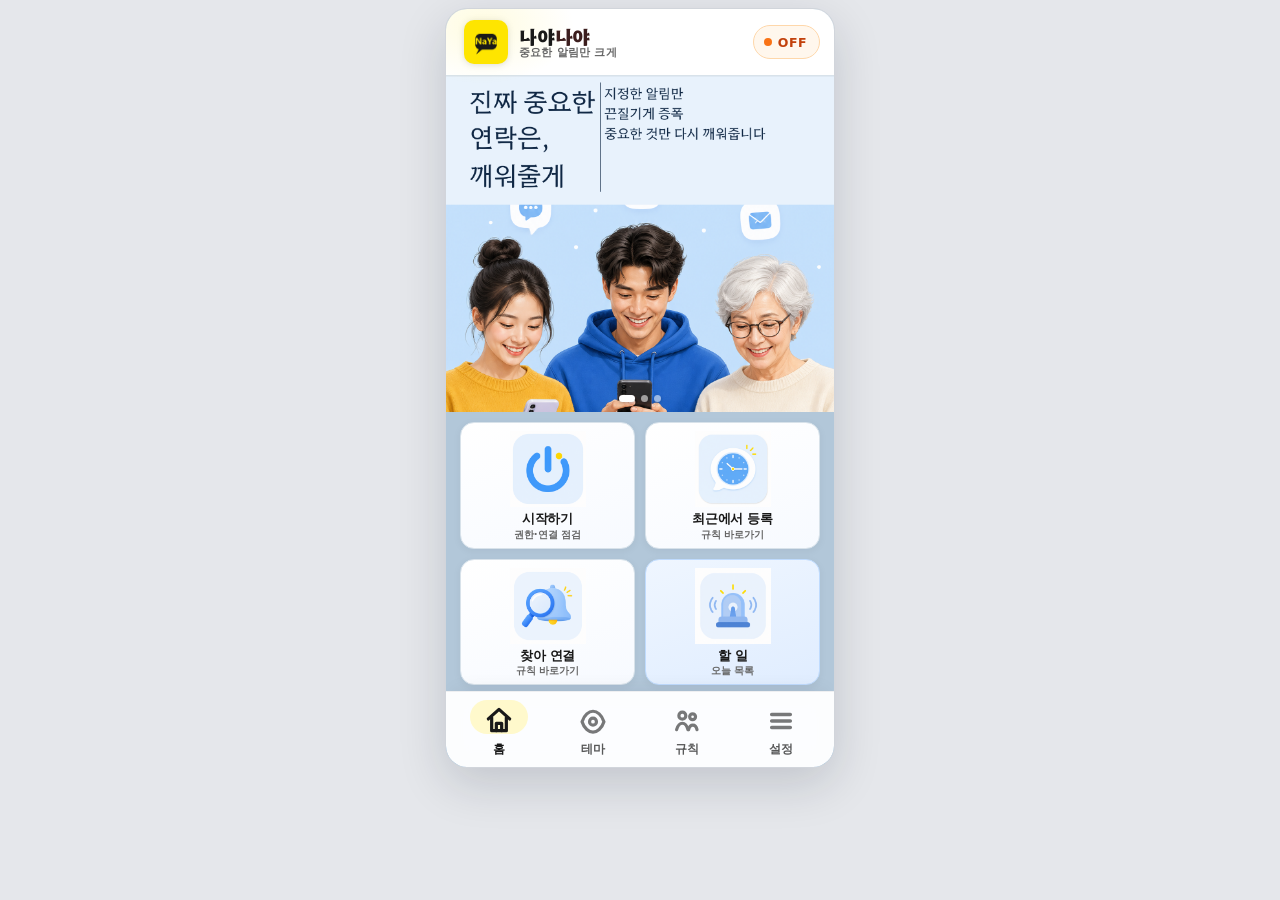
<file: www/index.html>
﻿<!DOCTYPE html>
<html lang="ko">
<head>
  <meta charset="UTF-8" />
  <meta name="viewport" content="width=device-width, initial-scale=1, viewport-fit=cover" />
  <meta name="color-scheme" content="light" />
  <meta name="theme-color" content="#ffffff" />
  <title>나야나야</title>
  <link rel="icon" type="image/png" href="img/naya-favicon.png?v=rev66" />
  <link rel="stylesheet" href="app.css?v=rev66" />
</head>
<body>
  <div class="app-shell">
    <header class="topbar" id="topbar">
      <div class="topbar-brand">
        <img src="img/naya-logo.png?v=rev66" alt="" class="brand-logo" />
        <span class="brand-wordmark">
          <b>나야<span>나야</span></b>
          <small>중요한 알림만 크게</small>
        </span>
      </div>
      <button type="button" class="topbar-status is-off" id="topbarStatus" data-action="statusTap" aria-label="나야나야 작동 상태">
        <span class="topbar-status-dot"></span>
        <span class="topbar-status-label" id="topbarStatusLabel">OFF</span>
      </button>
    </header>

    <div class="update-banner webui-banner" id="webUiBanner" hidden role="status" aria-live="polite">
      <div class="update-banner-main">
        <span class="update-banner-ic" aria-hidden="true">✦</span>
        <div class="update-banner-text">
          <strong id="webUiBannerTitle">새 화면 사용 가능</strong>
          <span id="webUiBannerSub">앱 설치 없이 화면만 업데이트</span>
        </div>
      </div>
      <button type="button" class="update-banner-action webui-banner-action" data-action="reloadWebUi">화면 업데이트</button>
      <button type="button" class="update-banner-dismiss" id="webUiBannerDismiss" aria-label="알림 닫기">×</button>
    </div>

    <div class="update-banner app-banner" id="updateBanner" hidden role="status" aria-live="polite">
      <div class="update-banner-main">
        <span class="update-banner-ic" aria-hidden="true">↑</span>
        <div class="update-banner-text">
          <strong id="updateBannerTitle">새 버전 사용 가능</strong>
          <span id="updateBannerSub">탭하여 업데이트</span>
        </div>
      </div>
      <button type="button" class="update-banner-action" data-action="checkUpdate">업데이트</button>
      <button type="button" class="update-banner-dismiss" id="updateBannerDismiss" aria-label="알림 닫기">×</button>
    </div>

    <div class="stage">
      <!-- ===== 탭 허브 (한 화면, 스크롤 없음) ===== -->
      <main class="pages" id="tabPages">
        <!-- 테마 허브: 세트 → 소리 → 미리보기·확정 -->
        <section class="page hub" id="page-design" data-page="design">
          <div id="themeSetList" class="theme-set-list" role="listbox" aria-label="테마 선택"></div>
          <p id="designMsg" class="hint feedback design-hub-msg"></p>
          <div class="theme-bg-row" id="themeBgRow">
            <button type="button" class="theme-bg-pick" data-action="pickThemeBg" id="btnPickThemeBg">
              <span class="menu-text">
                <span class="menu-label">기본 로고 사진</span>
                <span class="menu-meta" id="themeBgMeta">원형 로고 안 · 없으면 이니셜</span>
              </span>
              <span class="theme-bg-thumb" id="themeBgThumb" aria-hidden="true">+</span>
            </button>
            <button type="button" class="theme-bg-clear" id="clearThemeBgBtn" data-action="clearThemeBg" hidden>
              지우기
            </button>
          </div>
        </section>

        <!-- 홈 -->
        <section class="page hub is-active" id="page-home" data-page="home">
          <div class="home-hero" id="homeHero">
            <div class="home-hero-track" id="homeHeroTrack">
              <div class="home-hero-slide">
                <img class="home-hero-img" src="img/home-hero.png?v=rev66" alt="진짜 중요한 연락은, 깨워줄게 — 지정한 알림만 끈질기게 증폭 알림" />
              </div>
              <div class="home-hero-slide">
                <img class="home-hero-img" src="img/home-hero-guide.png?v=rev66" alt="나야, 이렇게 쓰면 됩니다 — 중요 대상 지정, 크게 다시 알림, 앱 알림 감시·잠금화면 확인" />
              </div>
              <div class="home-hero-slide">
                <img class="home-hero-img" src="img/home-hero-painpoints.png?v=rev66" alt="중요 알림을 절대 놓치지 마세요 — 묻히는 알림을 나야로 해결" />
              </div>
            </div>
            <div class="home-hero-dots" id="homeHeroDots" aria-hidden="true">
              <button type="button" class="home-hero-dot is-active" data-hero-idx="0" aria-label="1번 배너"></button>
              <button type="button" class="home-hero-dot" data-hero-idx="1" aria-label="2번 배너"></button>
              <button type="button" class="home-hero-dot" data-hero-idx="2" aria-label="3번 배너"></button>
            </div>
          </div>

          <div class="hub-grid">
            <button type="button" class="hub-tile" data-sub="setup" id="tileSetup">
              <img class="hub-img" src="img/naya-icon-setup.png?v=rev66" alt="" />
              <span class="hub-label">시작하기</span>
              <span class="hub-sub">권한·연결 점검</span>
            </button>
            <button type="button" class="hub-tile" data-sub="recent">
              <img class="hub-img" src="img/naya-icon-recent.png?v=rev66" alt="" />
              <span class="hub-label">최근에서 등록</span>
              <span class="hub-sub">규칙 바로가기</span>
            </button>
            <button type="button" class="hub-tile" data-sub="notif-link">
              <img class="hub-img" src="img/naya-icon-search.png?v=rev66" alt="" />
              <span class="hub-label">찾아 연결</span>
              <span class="hub-sub">규칙 바로가기</span>
            </button>
            <button type="button" class="hub-tile accent" data-sub="habits" id="tileHabits">
              <img class="hub-img" src="img/naya-icon-test.png?v=rev66" alt="" />
              <span class="hub-label">할 일</span>
              <span class="hub-sub" id="habitTileHint">오늘 목록</span>
            </button>
          </div>
        </section>

        <!-- 규칙 허브 -->
        <section class="page hub" id="page-rules" data-page="rules">
          <p class="hub-lead">누구·어떤 앱·어떤 단어를 감시할지 정합니다.</p>
          <nav class="menu-list">
            <button type="button" class="menu-item" data-sub="recent">
              <span class="menu-ic mi-recent"></span>
              <span class="menu-text">
                <span class="menu-label">최근 알림에서 등록</span>
                <span class="menu-meta" id="recentCount">0건</span>
              </span>
              <span class="menu-chevron">›</span>
            </button>
            <button type="button" class="menu-item" data-sub="notif-link">
              <span class="menu-ic mi-search"></span>
              <span class="menu-text">
                <span class="menu-label">알림 찾아 연결</span>
                <span class="menu-meta" id="notifLinkHint">스캔·검색</span>
              </span>
              <span class="menu-chevron">›</span>
            </button>
            <button type="button" class="menu-item" data-sub="targets">
              <span class="menu-ic mi-users"></span>
              <span class="menu-text">
                <span class="menu-label">등록된 대상</span>
                <span class="menu-meta" id="rulesCount">0명</span>
              </span>
              <span class="menu-chevron">›</span>
            </button>
            <button type="button" class="menu-item" data-sub="apps">
              <span class="menu-ic mi-apps"></span>
              <span class="menu-text">
                <span class="menu-label">감시할 앱</span>
                <span class="menu-meta" id="appsCount">—</span>
              </span>
              <span class="menu-chevron">›</span>
            </button>
            <button type="button" class="menu-item" data-sub="keywords">
              <span class="menu-ic mi-tag"></span>
              <span class="menu-text">
                <span class="menu-label">키워드</span>
                <span class="menu-meta">필터</span>
              </span>
              <span class="menu-chevron">›</span>
            </button>
          </nav>
        </section>

        <!-- 설정 허브 -->
        <section class="page hub" id="page-settings" data-page="settings">
          <label class="master-toggle">
            <span>
              <strong>나야나야 알림</strong>
              <small id="masterHint">켜면 조건에 맞는 알림을 울립니다</small>
            </span>
            <input type="checkbox" id="enabled" class="switch-input" role="switch" />
          </label>
          <nav class="menu-list">
            <button type="button" class="menu-item" data-sub="alarm">
              <span class="menu-ic mi-sliders"></span>
              <span class="menu-text">
                <span class="menu-label">알람 동작</span>
                <span class="menu-meta">조건·유지·재알림·조용한 시간</span>
              </span>
              <span class="menu-chevron">›</span>
            </button>
            <button type="button" class="menu-item" data-sub="alarm-check">
              <span class="menu-ic mi-shield"></span>
              <span class="menu-text">
                <span class="menu-label">알람이 안 울려요</span>
                <span class="menu-meta">권한·테스트 점검</span>
              </span>
              <span class="menu-chevron">›</span>
            </button>
            <button type="button" class="menu-item" data-sub="setup">
              <span class="menu-ic mi-shield"></span>
              <span class="menu-text">
                <span class="menu-label">권한</span>
                <span class="menu-meta" id="permShort">확인</span>
              </span>
              <span class="menu-chevron">›</span>
            </button>
            <button type="button" class="menu-item" data-sub="rule-archive">
              <span class="menu-ic mi-users"></span>
              <span class="menu-text">
                <span class="menu-label">비활성·삭제 목록</span>
                <span class="menu-meta" id="archiveCountHint">없음</span>
              </span>
              <span class="menu-chevron">›</span>
            </button>
            <button type="button" class="menu-item" data-sub="test">
              <span class="menu-ic mi-play"></span>
              <span class="menu-text">
                <span class="menu-label">테스트</span>
                <span class="menu-meta">진단·로그</span>
              </span>
              <span class="menu-chevron">›</span>
            </button>
            <button type="button" class="menu-item" data-sub="about">
              <span class="menu-ic mi-info"></span>
              <span class="menu-text">
                <span class="menu-label">앱 정보</span>
                <span class="menu-meta" id="versionShort">—</span>
              </span>
              <span class="menu-chevron">›</span>
            </button>
          </nav>
        </section>
      </main>

      <!-- ===== 하위 페이지 (목록만 스크롤) ===== -->
      <div class="subpages" id="subpages">
        <section class="subpage" id="sub-setup" data-sub="setup">
          <div class="setup-intro">
            <span class="setup-intro-ic ic-shield"></span>
            <div class="setup-intro-txt">
              <strong id="setupIntroTitle">3단계면 준비 끝</strong>
              <span id="setupIntroLead">처음 한 번만 허용하면 됩니다.</span>
            </div>
          </div>
          <div class="perm-cards">
            <button type="button" class="perm-card" data-action="openListener" data-perm="listener">
              <span class="perm-ic pic-bell"></span>
              <span class="perm-body">
                <strong>알림 접근</strong>
                <span class="perm-desc">카톡·메일 알림을 읽어 중요한 것만 골라냅니다</span>
                <span class="perm-go">설정 열기 ›</span>
              </span>
              <span class="perm-state is-off" data-perm-state="listener">OFF</span>
            </button>
            <button type="button" class="perm-card" data-action="openOverlay" data-perm="overlay">
              <span class="perm-ic pic-layers"></span>
              <span class="perm-body">
                <span class="perm-title-row">
                  <strong>다른 앱 위에 표시</strong>
                  <span class="perm-need play-only-overlay" hidden>필수</span>
                </span>
                <span class="perm-desc overlay-desc">다른 앱을 쓰는 중에도 팝업으로 알려 줍니다</span>
                <span class="perm-go">설정 열기 ›</span>
              </span>
              <span class="perm-state is-off" data-perm-state="overlay">OFF</span>
            </button>
            <button type="button" class="perm-card play-hide-fsi" data-action="openFsi" data-perm="fsi">
              <span class="perm-ic pic-lock"></span>
              <span class="perm-body">
                <strong>잠금화면 전체 알림</strong>
                <span class="perm-desc">잠금 상태에서도 화면을 깨워 표시합니다</span>
                <span class="perm-go">설정 열기 ›</span>
              </span>
              <span class="perm-state is-off" data-perm-state="fsi">OFF</span>
            </button>
          </div>
        </section>

        <section class="subpage scroll" id="sub-recent" data-sub="recent">
          <p class="sub-lead">활성은 바로 알림을 받고, 비활성은 등록만 해두고 일시 정지합니다.</p>
          <div id="recentList" class="recent-list"></div>
          <button type="button" class="btn ghost block" data-action="clearRecent">목록 비우기</button>
          <p id="filtersMsg" class="hint feedback"></p>
        </section>

        <section class="subpage scroll" id="sub-notif-link" data-sub="notif-link">
          <p class="sub-lead">앱을 열어 확인한 뒤 알림 스캔하거나, 수신 기록·이름으로 연결합니다. 카톡·메일·문자에서 공유 → 나야나야로 보내기도 됩니다. 상대에게는 알림이 가지 않습니다.</p>

          <p class="rule-setting-title">앱 선택</p>
          <div id="linkAppPicker" class="link-app-picker" role="listbox" aria-label="연결할 앱 선택"></div>

          <div class="link-action-row">
            <button type="button" class="btn primary" id="btnOpenLinkApp">앱에서 찾기</button>
            <button type="button" class="btn ghost" id="btnScanActive">알림 스캔</button>
          </div>

          <p class="rule-setting-title">수신 기록 검색</p>
          <label class="app-search">
            <span class="app-search-icon" aria-hidden="true">⌕</span>
            <input type="search" id="notifLogSearch" placeholder="이름·내용 검색" autocomplete="off" />
          </label>
          <button type="button" class="btn ghost block" id="btnSearchLog">기록 검색</button>

          <p class="rule-setting-title">이름 직접 입력</p>
          <input type="text" id="manualMatchTitle" class="text-input block" placeholder="알림에 보이는 상대 이름" autocomplete="off" />
          <div class="recent-actions recent-actions-status rule-actions-two link-manual-actions">
            <button type="button" class="btn primary" id="btnManualRegisterActive">활성 등록</button>
            <button type="button" class="btn ghost" id="btnManualRegisterInactive">비활성 등록</button>
          </div>

          <p class="rule-setting-title" id="notifLinkResultsTitle">검색 결과</p>
          <div id="notifLinkResults" class="recent-list"></div>
          <p id="notifLinkMsg" class="hint feedback"></p>
        </section>

        <section class="subpage scroll" id="sub-targets" data-sub="targets">
          <p class="sub-lead">활성 대상만 표시됩니다. 비활성·삭제는 설정 탭에서 관리합니다.</p>
          <div id="rulesList" class="rules-list"></div>
          <p id="targetsMsg" class="hint feedback"></p>
        </section>

        <section class="subpage scroll" id="sub-rule-archive" data-sub="rule-archive">
          <p class="sub-lead">비활성은 일시 정지입니다. 삭제는 보관함으로 옮기고, 완전삭제는 복구할 수 없습니다.</p>
          <h3 class="archive-section-title">비활성</h3>
          <div id="inactiveRulesList" class="rules-list archive-rules-list"></div>
          <h3 class="archive-section-title">삭제</h3>
          <div id="deletedRulesList" class="rules-list archive-rules-list"></div>
          <p id="archiveMsg" class="hint feedback"></p>
        </section>

        <section class="subpage scroll" id="sub-rule-alert" data-sub="rule-alert">
          <p class="sub-lead" id="ruleAlertName">대상 알림 설정</p>

          <p class="rule-setting-title">프로필 사진</p>
          <div class="rule-avatar-editor">
            <div class="rule-avatar-preview" id="ruleAvatarPreview" aria-label="프로필 사진 미리보기">
              <img id="ruleAvatarImage" alt="대상 프로필 사진" hidden />
              <span id="ruleAvatarInitial" aria-hidden="true">?</span>
            </div>
            <div class="rule-avatar-controls">
              <p>알림 화면에서 대상을 바로 알아볼 수 있습니다.</p>
              <div class="rule-avatar-actions">
                <button type="button" class="btn primary" id="btnPickRuleAvatar">사진 선택</button>
                <button type="button" class="btn ghost" id="btnClearRuleAvatar">사진 제거</button>
              </div>
            </div>
          </div>

          <p class="rule-setting-title">효과음</p>
          <div id="ruleSoundPickGrid" class="sound-pick-grid" aria-label="대상 효과음 선택"></div>

          <button type="button" class="btn primary block" id="btnSaveRuleAlert">저장</button>
          <p id="ruleAlertMsg" class="hint feedback"></p>
        </section>

        <section class="subpage scroll" id="sub-apps" data-sub="apps">
          <p class="sub-lead">선택한 앱만 검사합니다.</p>
          <div id="appList" class="app-list"></div>
          <button type="button" class="btn ghost block" data-sub="app-add">내 앱 추가</button>
          <button type="button" class="btn primary block" id="btnSaveApps">저장</button>
          <p id="appsMsg" class="hint feedback"></p>
        </section>

        <section class="subpage scroll" id="sub-app-add" data-sub="app-add">
          <p class="sub-lead">휴대폰에 설치된 앱을 검색해 추가하세요.</p>
          <label class="app-search">
            <span class="app-search-icon" aria-hidden="true">⌕</span>
            <input type="search" id="appAddSearch" placeholder="앱 이름 검색" autocomplete="off" />
          </label>
          <p class="app-add-count" id="appAddCount">0개 선택</p>
          <div id="installedAppList" class="installed-app-list"></div>
          <button type="button" class="btn primary block" id="btnAddSelectedApps">선택 앱 추가</button>
          <p id="appAddMsg" class="hint feedback"></p>
        </section>

        <section class="subpage" id="sub-keywords" data-sub="keywords">
          <label class="field">
            <span>키워드 (쉼표 구분)</span>
            <textarea id="keywords" rows="3" placeholder="계약, 분쟁, 발주"></textarea>
          </label>
          <button type="button" class="btn primary block" id="btnSaveFilters">저장</button>
        </section>

        <section class="subpage scroll design-style-page" id="sub-design-sound" data-sub="design-sound">
          <p class="sub-lead design-style-lead">효과음을 고른 뒤, 화면과 소리를 함께 확인하고 확정합니다. 타일을 누르면 짧은 미리듣기가 됩니다.</p>
          <div id="designSoundPickGrid" class="sound-pick-grid" aria-label="효과음 선택"></div>
          <label class="setting-row sound-tts-row">
            <span class="setting-row-text">
              <strong class="setting-row-title">메시지 전체 읽기</strong>
              <span class="setting-row-desc">끄면 선택한 효과음만 들립니다</span>
            </span>
            <input type="checkbox" id="tts" class="setting-check" />
          </label>
          <button type="button" class="btn primary block" id="btnSoundDone">화면·소리로 확인</button>
        </section>

        <section class="subpage" id="sub-alarm" data-sub="alarm">
          <label class="setting-row">
            <span class="setting-row-text">
              <strong class="setting-row-title">키워드 일치할 때만</strong>
              <span class="setting-row-desc">키워드가 포함된 알림만 크게 알립니다</span>
            </span>
            <input type="checkbox" id="requireKeyword" class="setting-check" />
          </label>
          <label class="setting-row">
            <span class="setting-row-text">
              <strong class="setting-row-title" id="stickyLabel">확인 전까지 유지</strong>
              <span class="setting-row-desc">확인을 누를 때까지 알림을 이어 줍니다</span>
            </span>
            <input type="checkbox" id="sticky" class="setting-check" />
          </label>
          <label class="setting-row">
            <span class="setting-row-text">
              <strong class="setting-row-title">화면 점멸</strong>
              <span class="setting-row-desc">팝업 테두리가 깜빡여 눈에 잘 띕니다</span>
            </span>
            <input type="checkbox" id="flash" class="setting-check" />
          </label>
          <label class="field setting-field">
            <span id="snoozeLabel">재알림 간격 (분)</span>
            <input type="number" id="snoozeMinutes" min="0" max="60" />
          </label>
          <p class="hint">미확인 재알림은 연속 4회·하루 16회까지. 조용한 시간에는 깨우지 않고 끝 시각 뒤로 미룹니다.</p>
          <div class="quiet-block">
            <label class="setting-row">
              <span class="setting-row-text">
                <strong class="setting-row-title">조용한 시간</strong>
                <span class="setting-row-desc">소리는 끄고, 화면 팝업만 · 재알림은 쉼</span>
              </span>
              <input type="checkbox" id="quietEnabled" class="setting-check" />
            </label>
            <div class="quiet-times" id="quietTimes">
              <label class="field setting-field">
                <span>시작</span>
                <input type="time" id="quietStart" class="text-input block" value="23:00" />
              </label>
              <label class="field setting-field">
                <span>끝</span>
                <input type="time" id="quietEnd" class="text-input block" value="07:00" />
              </label>
            </div>
            <p class="hint">자정을 넘겨도 됩니다. 이 시간대 재알림은 끝 시각 이후에 이어 줍니다.</p>
          </div>
          <button type="button" class="btn primary block" id="btnSave">저장</button>
          <p id="saveMsg" class="hint feedback"></p>
        </section>

        <section class="subpage scroll" id="sub-alarm-check" data-sub="alarm-check">
          <p class="sub-lead">꺼진 항목만 켜 두면 팝업·할 일 알람이 안정적입니다. 권한 판정은 시작하기와 같습니다.</p>
          <div class="perm-cards perm-cards-compact" id="alarmCheckCards">
            <button type="button" class="perm-card" data-action="openOverlay" data-perm="overlay" id="alarmCheckOverlay">
              <span class="perm-ic pic-layers"></span>
              <span class="perm-body">
                <strong>다른 앱 위에 표시</strong>
                <span class="perm-go">설정 열기 ›</span>
              </span>
              <span class="perm-state" id="alarmCheckOverlayState">—</span>
            </button>
            <button type="button" class="perm-card" data-action="openListener" data-perm="listener" id="alarmCheckListener">
              <span class="perm-ic pic-bell"></span>
              <span class="perm-body">
                <strong>알림 접근</strong>
                <span class="perm-go">설정 열기 ›</span>
              </span>
              <span class="perm-state" id="alarmCheckListenerState">—</span>
            </button>
            <button type="button" class="perm-card play-hide-update" data-action="openFsi" data-perm="fsi" id="alarmCheckFsi">
              <span class="perm-ic pic-lock"></span>
              <span class="perm-body">
                <strong>잠금화면 전체 알림</strong>
                <span class="perm-go">설정 열기 ›</span>
              </span>
              <span class="perm-state" id="alarmCheckFsiState">—</span>
            </button>
            <button type="button" class="perm-card" data-action="openAppDetails" id="alarmCheckBattery">
              <span class="perm-ic pic-layers"></span>
              <span class="perm-body">
                <strong>배터리·절전</strong>
                <span class="perm-go">앱 정보에서 확인 ›</span>
              </span>
              <span class="perm-state">안내</span>
            </button>
          </div>
          <p class="hint" id="alarmCheckHint">Play에서는 배터리 최적화를 앱이 강제로 끄지 않습니다. 앱 정보에서 절전 예외를 직접 확인하세요.</p>
          <button type="button" class="btn primary block" data-action="testAlert">테스트로 한 번 울려보기</button>
          <p class="hint">지금 테마 팝업이 한 번 뜹니다.</p>
        </section>

        <section class="subpage scroll" id="sub-device-sound" data-sub="device-sound">
          <p class="sub-lead">휴대폰에 있는 알람음입니다. 기종마다 목록이 다를 수 있어요.</p>
          <div id="deviceSoundList" class="sound-pick-grid" aria-label="기기 알람음"></div>
          <button type="button" class="btn primary block" id="btnDeviceSoundUse">이 소리로 쓰기</button>
          <p id="deviceSoundMsg" class="hint feedback"></p>
        </section>

        <section class="subpage" id="sub-permissions" data-sub="permissions" hidden aria-hidden="true">
          <p id="permDetail" class="sub-lead"></p>
          <div class="perm-cards perm-cards-compact">
            <button type="button" class="perm-card" data-action="openListener" data-perm="listener">
              <span class="perm-ic pic-bell"></span>
              <span class="perm-body">
                <strong>알림 접근</strong>
                <span class="perm-go">설정 열기 ›</span>
              </span>
              <span class="perm-state is-off" data-perm-state="listener">OFF</span>
            </button>
            <button type="button" class="perm-card" data-action="openOverlay" data-perm="overlay">
              <span class="perm-ic pic-layers"></span>
              <span class="perm-body">
                <span class="perm-title-row">
                  <strong>다른 앱 위에 표시</strong>
                  <span class="perm-need play-only-overlay" hidden>필수</span>
                </span>
                <span class="perm-desc overlay-desc">다른 앱을 쓰는 중에도 팝업으로 알려 줍니다</span>
                <span class="perm-go">설정 열기 ›</span>
              </span>
              <span class="perm-state is-off" data-perm-state="overlay">OFF</span>
            </button>
            <button type="button" class="perm-card play-hide-fsi" data-action="openFsi" data-perm="fsi">
              <span class="perm-ic pic-lock"></span>
              <span class="perm-body">
                <strong>잠금화면 전체 알림</strong>
                <span class="perm-go">설정 열기 ›</span>
              </span>
              <span class="perm-state is-off" data-perm-state="fsi">OFF</span>
            </button>
          </div>
        </section>

        <section class="subpage" id="sub-test" data-sub="test">
          <div class="btn-stack test-stack">
            <button type="button" class="btn primary" data-action="testNormal">알림 테스트</button>
          </div>
          <p class="sub-lead test-log-lead">실제 알림이 울렸는지·무시됐는지 확인합니다. (업데이트와 무관)</p>
          <p id="logBox" class="log muted-log">이벤트 없음</p>
        </section>

        <section class="subpage scroll" id="sub-habits" data-sub="habits">
          <div class="habit-tabs" role="tablist">
            <button type="button" class="habit-tab on" data-habit-tab="today" id="habitTabToday">오늘</button>
            <button type="button" class="habit-tab" data-habit-tab="later" id="habitTabLater">예정</button>
          </div>
          <p class="sub-lead" id="habitLead">안 하면 설정한 시각에 나야가 깨웁니다.</p>
          <div class="habit-quick" id="habitQuick">
            <button type="button" class="habit-quick-chip" id="btnHabitWake">빠른 추가 · 기상</button>
          </div>
          <div id="habitList" class="habit-list"></div>
          <button type="button" class="btn primary block" id="btnHabitAdd">할 일 추가</button>
          <p class="habit-widget-help">
            홈 화면을 길게 눌러 위젯 → <strong>나야나야</strong>를 붙이세요.
            <strong>왼쪽 네모</strong>만 완료이고, 이름을 누르면 이 화면이 열립니다.
            재알림 간격은 설정 → 알람 동작과 같습니다.
          </p>
          <p id="habitMsg" class="hint feedback"></p>
        </section>

        <section class="subpage scroll" id="sub-habit-edit" data-sub="habit-edit">
          <p class="sub-lead">매일은 같은 시각, 특정일은 그날 한 번, 정기일은 고른 요일만.</p>
          <input type="hidden" id="habitEditId" />
          <label class="field">
            <span>이름</span>
            <input type="text" id="habitTitle" class="text-input block" maxlength="40" placeholder="약 먹기" autocomplete="off" />
          </label>
          <p class="rule-setting-title">언제</p>
          <div class="habit-kinds" id="habitKinds">
            <button type="button" class="on" data-kind="daily">매일</button>
            <button type="button" data-kind="once">특정일</button>
            <button type="button" data-kind="week">정기일</button>
          </div>
          <label class="field" id="habitDateField" hidden>
            <span>날짜</span>
            <input type="date" id="habitDate" class="text-input block" />
          </label>
          <div class="field" id="habitWeekField" hidden>
            <span class="field-label">요일</span>
            <div class="habit-days" id="habitDays">
              <button type="button" data-day="1">월</button>
              <button type="button" data-day="2">화</button>
              <button type="button" data-day="3">수</button>
              <button type="button" data-day="4">목</button>
              <button type="button" data-day="5">금</button>
              <button type="button" data-day="6">토</button>
              <button type="button" data-day="7">일</button>
            </div>
          </div>
          <label class="field">
            <span>시각</span>
            <input type="time" id="habitTime" class="text-input block" value="21:00" />
          </label>
          <label class="field">
            <span>소리</span>
            <button type="button" class="text-input block habit-sound-btn" id="btnHabitSound">테마 기본음</button>
          </label>
          <input type="hidden" id="habitSoundId" value="" />
          <p class="habit-play-hint" id="habitPlayHint" hidden>Play에서는 알람 시각이 대략입니다. 병원·약처럼 놓치면 안 되는 일은 조금 앞당겨 두세요.</p>
          <button type="button" class="btn primary block" id="btnHabitSave">이 할 일로 저장</button>
          <button type="button" class="btn ghost block" id="btnHabitDelete" hidden>삭제</button>
          <p id="habitEditMsg" class="hint feedback"></p>
        </section>

        <section class="subpage" id="sub-about" data-sub="about">
          <p id="versionLabel" class="about-version"></p>
          <p class="hint about-hint play-hide-update">삭제 없이 덮어쓰기 설치됩니다.</p>
          <p class="hint about-hint play-only-update" hidden>Google Play에서 새 버전을 확인하고 설치할 수 있습니다.</p>
          <button type="button" class="btn secondary block" data-action="reloadWebUi">최신 화면 받기</button>
          <p class="hint about-hint">배너·확대 보기 등 화면만 바뀐 경우, 앱 업데이트 없이 위 버튼으로 받을 수 있습니다.</p>
          <button type="button" class="btn primary block play-hide-update" data-action="checkUpdate">앱 업데이트 확인</button>
          <button type="button" class="btn primary block play-only-update" data-action="checkUpdate" hidden>앱 업데이트 확인</button>
          <p class="hint about-hint">앱(아이콘·음성·기능) 새 버전이 있을 때만 설치 화면이 열립니다. 이미 최신이면 안내합니다.</p>
          <button type="button" class="menu-link block" data-sub="privacy">개인정보처리방침</button>
        </section>

        <section class="subpage privacy-sub" id="sub-privacy" data-sub="privacy">
          <div class="privacy-pager" data-privacy-pager>
            <div class="privacy-page is-active" data-page-idx="0">
              <h1 class="doc-h1">개인정보처리방침</h1>
              <p class="doc-lead">나야나야는 알림을 기기 안에서만 처리합니다. 본 방침은 Google Play 및 관계 법령에 따른 고지입니다.</p>
              <p class="doc-meta">시행일: 2026년 7월 19일 · 버전 1.2</p>
              <section class="card privacy-card">
                <h2>1. 처리하는 정보</h2>
                <ul class="bullets">
                  <li>사용자가 허용한 <strong>알림 접근</strong>으로, 선택한 앱의 알림 제목·본문을 기기에서 읽습니다.</li>
                  <li>필터용 키워드, 감시 앱·대상 목록, 알람 옵션과 사용자가 선택한 대상 프로필 사진은 기기 내부 저장소에만 보관됩니다.</li>
                  <li>할 일 이름·시각은 기기 안에서만 저장되며 서버로 보내지 않습니다.</li>
                  <li>계정·로그인·클라우드 동기화 기능은 없습니다.</li>
                </ul>
              </section>
              <section class="card privacy-card">
                <h2>2. 외부 전송</h2>
                <ul class="bullets">
                  <li><strong>알림 내용·키워드·감시 규칙·대상 프로필 사진을 외부 서버로 전송하지 않습니다.</strong></li>
                  <li class="play-hide-update">인터넷은 <strong>앱 업데이트 확인·APK 다운로드</strong>에만 사용하며, 알림 데이터 수집·분석에는 사용하지 않습니다.</li>
                  <li class="play-only-update" hidden>앱 자체는 알림 데이터를 전송하지 않습니다. Google Play를 통한 앱 업데이트는 Play 정책에 따릅니다.</li>
                  <li>본 앱은 은행 입금 수신·정산 서버 연동과 무관합니다.</li>
                </ul>
              </section>
            </div>
            <div class="privacy-page" data-page-idx="1">
              <section class="card privacy-card">
                <h2>3. 이용 목적</h2>
                <p class="hint" style="margin:0">중요한 알림을 놓치지 않도록, 선택한 조건에 맞는 알림을 화면 팝업·소리·음성으로 다시 알려 주기 위함입니다.</p>
              </section>
              <section class="card privacy-card">
                <h2>4. 권한</h2>
                <ul class="bullets">
                  <li>알림 접근 — 핵심 기능</li>
                  <li class="play-hide-update">인터넷 — 앱 업데이트 확인·설치 파일 다운로드만</li>
                  <li>다른 앱 위에 표시 — 사용 중·잠금화면 팝업 (허용하지 않으면 크게 안 뜸)</li>
                  <li class="play-hide-fsi">전체 화면 알림 — 잠금 화면 표시 (사이드로드 빌드)</li>
                  <li>알림·진동 — 재알림 및 표시</li>
                  <li class="play-hide-update">정확한 알람 — 재알림 스케줄 (사이드로드 빌드)</li>
                </ul>
              </section>
            </div>
            <div class="privacy-page" data-page-idx="2">
              <section class="card privacy-card">
                <h2>5. 보관 및 삭제</h2>
                <p class="hint" style="margin:0">설정·최근 알림 목록은 앱 데이터 삭제 또는 앱 제거 시 함께 삭제됩니다. 별도 서버 보관 기간은 없습니다.</p>
              </section>
              <section class="card privacy-card">
                <h2>6. 문의</h2>
                <p class="hint" style="margin:0">개인정보 관련 문의: <a href="mailto:contact@heartlinktoday.com">contact@heartlinktoday.com</a></p>
              </section>
            </div>
          </div>
          <div class="privacy-nav" data-privacy-nav>
            <button type="button" class="btn ghost privacy-prev" data-privacy-prev disabled>이전</button>
            <div class="privacy-dots" data-privacy-dots>
              <button type="button" class="privacy-dot is-active" data-go="0" aria-label="1페이지">1</button>
              <button type="button" class="privacy-dot" data-go="1" aria-label="2페이지">2</button>
              <button type="button" class="privacy-dot" data-go="2" aria-label="3페이지">3</button>
            </div>
            <button type="button" class="btn primary privacy-next" data-privacy-next>다음</button>
          </div>
        </section>
      </div>
    </div>

    <nav class="tabbar" id="tabbar" role="tablist" aria-label="주요 메뉴">
      <button type="button" class="tab is-active" data-tab="home" role="tab" aria-selected="true">
        <span class="tab-ic ic-home"></span><span class="tab-label">홈</span>
      </button>
      <button type="button" class="tab" data-tab="design" role="tab" aria-selected="false">
        <span class="tab-ic ic-palette"></span><span class="tab-label">테마</span>
      </button>
      <button type="button" class="tab" data-tab="rules" role="tab" aria-selected="false">
        <span class="tab-ic ic-target"></span><span class="tab-label">규칙</span>
      </button>
      <button type="button" class="tab" data-tab="settings" role="tab" aria-selected="false">
        <span class="tab-ic ic-gear"></span><span class="tab-label">설정</span>
      </button>
    </nav>
  </div>

  <div id="themeConfirmModal" class="naya-modal" hidden aria-hidden="true">
    <div class="naya-modal-backdrop" data-theme-modal-close></div>
    <div class="naya-modal-sheet" role="dialog" aria-modal="true" aria-labelledby="themeConfirmTitle">
      <div class="naya-modal-preview" id="themeConfirmPreview" aria-hidden="true"></div>
      <h2 class="naya-modal-title" id="themeConfirmTitle">테마 선택</h2>
      <p class="naya-modal-body" id="themeConfirmBody">이 테마를 적용하고 알림 소리 설정으로 이동합니다.</p>
      <div class="naya-modal-actions">
        <button type="button" class="btn ghost" data-theme-modal-close>취소</button>
        <button type="button" class="btn primary" id="themeConfirmOk">소리 설정으로</button>
      </div>
    </div>
  </div>

  <div id="themeGuideModal" class="naya-modal" hidden aria-hidden="true">
    <div class="naya-modal-backdrop" data-theme-guide-close></div>
    <div class="naya-modal-sheet" role="dialog" aria-modal="true" aria-labelledby="themeGuideTitle">
      <h2 class="naya-modal-title" id="themeGuideTitle">테마·소리가 확정되었습니다</h2>
      <p class="naya-modal-body" id="themeGuideBody">중요한 알림이 오면 이 화면과 소리로 크게 알려 드립니다.</p>
      <div class="naya-modal-actions naya-modal-actions-single">
        <button type="button" class="btn primary" id="themeGuideOk">확인</button>
      </div>
    </div>
  </div>

  <div id="soundFinalizeModal" class="naya-modal" hidden aria-hidden="true">
    <div class="naya-modal-backdrop" data-sound-finalize-close></div>
    <div class="naya-modal-sheet" role="dialog" aria-modal="true" aria-labelledby="soundFinalizeTitle">
      <h2 class="naya-modal-title" id="soundFinalizeTitle">화면·소리 확인</h2>
      <p class="naya-modal-body" id="soundFinalizeBody">미리보기로 화면과 소리를 확인했습니다. 이 설정으로 확정할까요?</p>
      <div class="naya-modal-actions">
        <button type="button" class="btn ghost" data-sound-finalize-close>다시 고르기</button>
        <button type="button" class="btn primary" id="soundFinalizeOk">이 설정으로 확정</button>
      </div>
    </div>
  </div>

  <script src="privacy.js?v=play096"></script>
  <script src="app.js?v=rev66"></script>
</body>
</html>
</file>
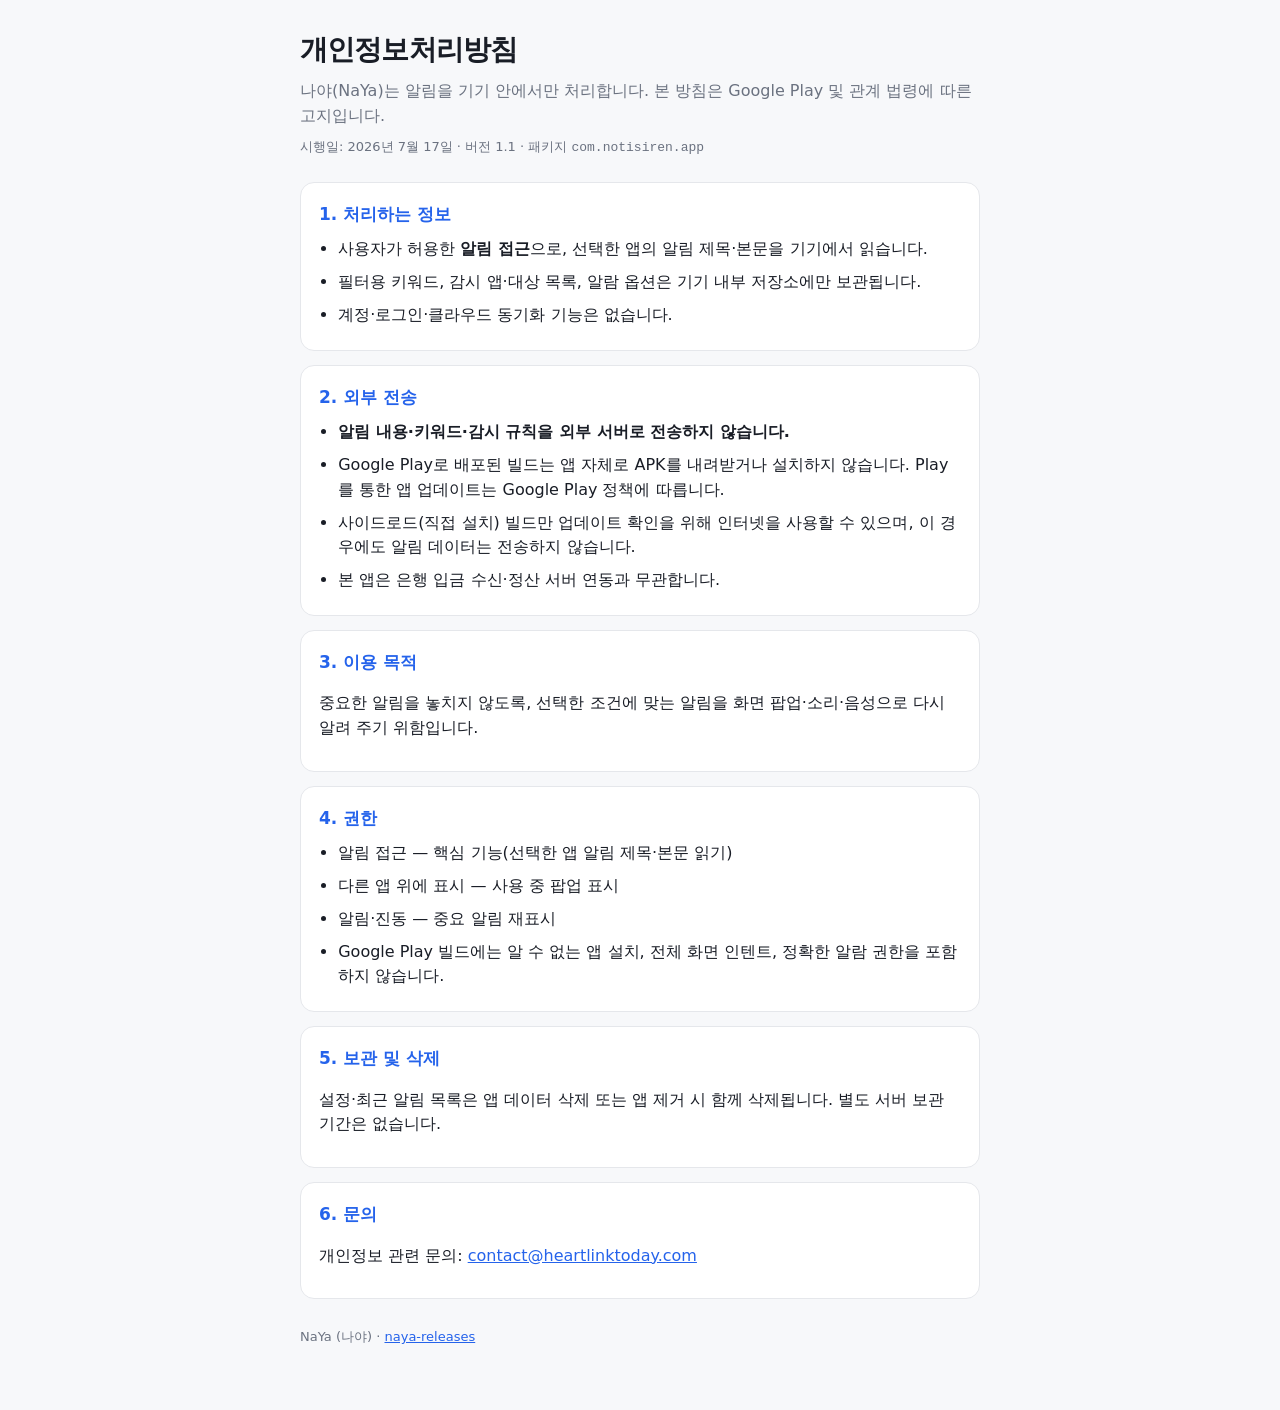
<file: privacy.html>
<!DOCTYPE html>
<html lang="ko">
<head>
  <meta charset="UTF-8" />
  <meta name="viewport" content="width=device-width, initial-scale=1" />
  <title>개인정보처리방침 · 나야 (NaYa)</title>
  <style>
    :root {
      --bg: #f7f8fa;
      --text: #191d26;
      --muted: #6b7280;
      --primary: #2563eb;
      --line: #e5e7eb;
      --card: #fff;
    }
    * { box-sizing: border-box; }
    body {
      margin: 0;
      font-family: "Apple SD Gothic Neo", "Malgun Gothic", "Noto Sans KR", system-ui, sans-serif;
      background: var(--bg);
      color: var(--text);
      line-height: 1.55;
    }
    .wrap {
      max-width: 720px;
      margin: 0 auto;
      padding: 28px 20px 64px;
    }
    h1 {
      margin: 0 0 8px;
      font-size: 28px;
      letter-spacing: -0.03em;
    }
    .lead { color: var(--muted); margin: 0 0 8px; }
    .meta { color: var(--muted); font-size: 13px; margin: 0 0 24px; }
    .card {
      background: var(--card);
      border: 1px solid var(--line);
      border-radius: 14px;
      padding: 18px 18px 14px;
      margin: 0 0 14px;
    }
    h2 {
      margin: 0 0 10px;
      font-size: 17px;
      color: var(--primary);
    }
    ul { margin: 0; padding-left: 1.2em; }
    li { margin: 0 0 8px; }
    a { color: var(--primary); }
    footer {
      margin-top: 28px;
      font-size: 13px;
      color: var(--muted);
    }
  </style>
</head>
<body>
  <main class="wrap">
    <h1>개인정보처리방침</h1>
    <p class="lead">나야(NaYa)는 알림을 기기 안에서만 처리합니다. 본 방침은 Google Play 및 관계 법령에 따른 고지입니다.</p>
    <p class="meta">시행일: 2026년 7월 17일 · 버전 1.1 · 패키지 <code>com.notisiren.app</code></p>

    <section class="card">
      <h2>1. 처리하는 정보</h2>
      <ul>
        <li>사용자가 허용한 <strong>알림 접근</strong>으로, 선택한 앱의 알림 제목·본문을 기기에서 읽습니다.</li>
        <li>필터용 키워드, 감시 앱·대상 목록, 알람 옵션은 기기 내부 저장소에만 보관됩니다.</li>
        <li>계정·로그인·클라우드 동기화 기능은 없습니다.</li>
      </ul>
    </section>

    <section class="card">
      <h2>2. 외부 전송</h2>
      <ul>
        <li><strong>알림 내용·키워드·감시 규칙을 외부 서버로 전송하지 않습니다.</strong></li>
        <li>Google Play로 배포된 빌드는 앱 자체로 APK를 내려받거나 설치하지 않습니다. Play를 통한 앱 업데이트는 Google Play 정책에 따릅니다.</li>
        <li>사이드로드(직접 설치) 빌드만 업데이트 확인을 위해 인터넷을 사용할 수 있으며, 이 경우에도 알림 데이터는 전송하지 않습니다.</li>
        <li>본 앱은 은행 입금 수신·정산 서버 연동과 무관합니다.</li>
      </ul>
    </section>

    <section class="card">
      <h2>3. 이용 목적</h2>
      <p>중요한 알림을 놓치지 않도록, 선택한 조건에 맞는 알림을 화면 팝업·소리·음성으로 다시 알려 주기 위함입니다.</p>
    </section>

    <section class="card">
      <h2>4. 권한</h2>
      <ul>
        <li>알림 접근 — 핵심 기능(선택한 앱 알림 제목·본문 읽기)</li>
        <li>다른 앱 위에 표시 — 사용 중 팝업 표시</li>
        <li>알림·진동 — 중요 알림 재표시</li>
        <li>Google Play 빌드에는 알 수 없는 앱 설치, 전체 화면 인텐트, 정확한 알람 권한을 포함하지 않습니다.</li>
      </ul>
    </section>

    <section class="card">
      <h2>5. 보관 및 삭제</h2>
      <p>설정·최근 알림 목록은 앱 데이터 삭제 또는 앱 제거 시 함께 삭제됩니다. 별도 서버 보관 기간은 없습니다.</p>
    </section>

    <section class="card">
      <h2>6. 문의</h2>
      <p>
        개인정보 관련 문의:
        <a href="mailto:contact@heartlinktoday.com">contact@heartlinktoday.com</a>
      </p>
    </section>

    <footer>
      NaYa (나야) · <a href="https://github.com/justin7497/naya-releases">naya-releases</a>
    </footer>
  </main>
</body>
</html>
</file>
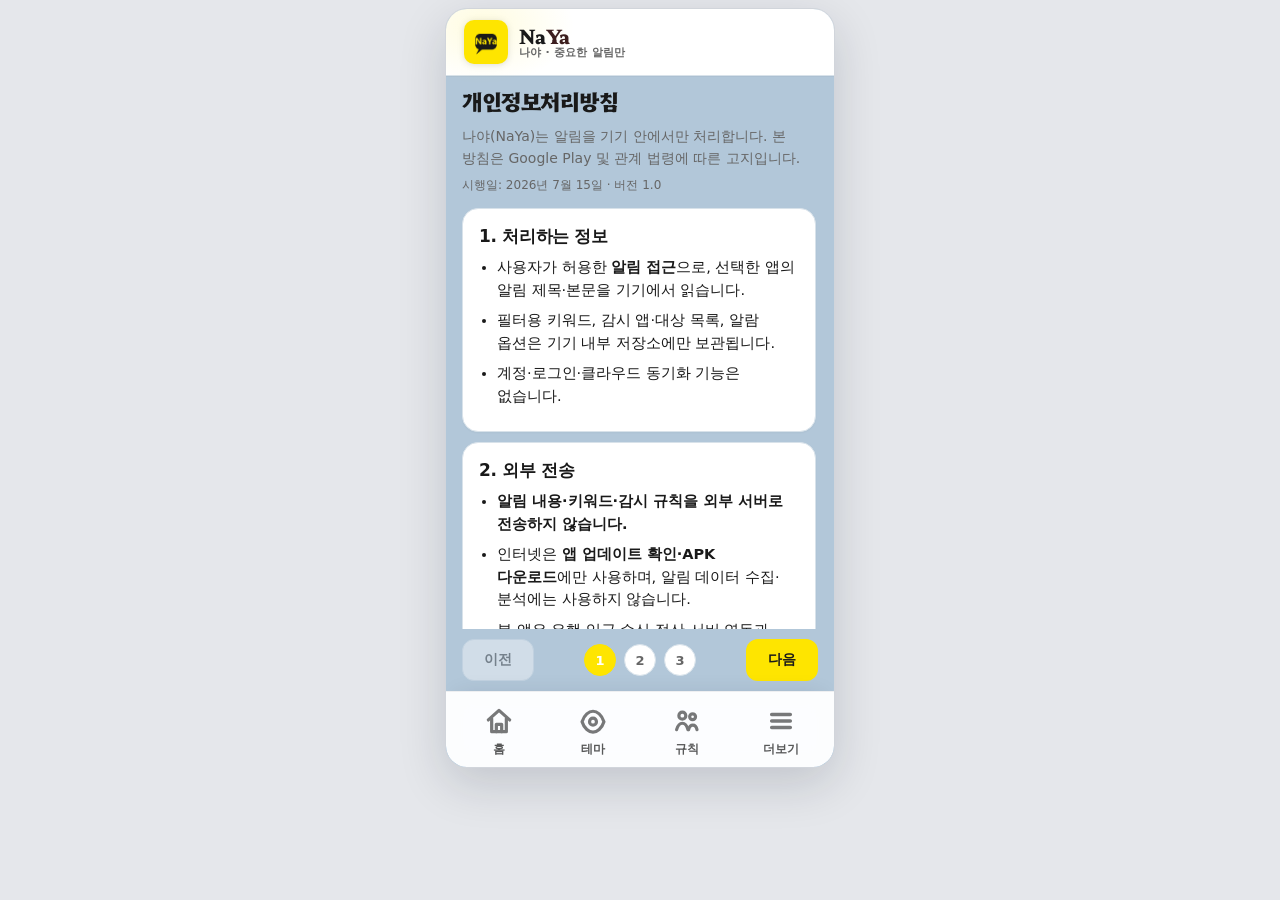
<file: www/privacy.html>
<!DOCTYPE html>
<html lang="ko">
<head>
  <meta charset="UTF-8" />
  <meta name="viewport" content="width=device-width, initial-scale=1, viewport-fit=cover" />
  <meta name="color-scheme" content="light" />
  <meta name="theme-color" content="#3b82f6" />
  <title>개인정보처리방침 · 나야 (NaYa)</title>
  <link rel="stylesheet" href="app.css" />
</head>
<body>
  <div class="app-shell">
    <header class="topbar">
      <a class="topbar-brand" href="index.html" style="text-decoration:none;color:inherit">
        <img src="img/naya-logo.png?v=rev25" alt="" class="brand-logo" />
        <span class="brand-wordmark">
          <b>Na<span>Ya</span></b>
          <small>나야 · 중요한 알림만</small>
        </span>
      </a>
    </header>

    <div class="stage">
      <section class="subpage privacy-sub is-active">
        <div class="privacy-pager" data-privacy-pager>
          <div class="privacy-page is-active" data-page-idx="0">
            <h1 class="doc-h1">개인정보처리방침</h1>
            <p class="doc-lead">나야(NaYa)는 알림을 기기 안에서만 처리합니다. 본 방침은 Google Play 및 관계 법령에 따른 고지입니다.</p>
            <p class="doc-meta">시행일: 2026년 7월 15일 · 버전 1.0</p>
            <section class="card privacy-card">
              <h2>1. 처리하는 정보</h2>
              <ul class="bullets">
                <li>사용자가 허용한 <strong>알림 접근</strong>으로, 선택한 앱의 알림 제목·본문을 기기에서 읽습니다.</li>
                <li>필터용 키워드, 감시 앱·대상 목록, 알람 옵션은 기기 내부 저장소에만 보관됩니다.</li>
                <li>계정·로그인·클라우드 동기화 기능은 없습니다.</li>
              </ul>
            </section>
            <section class="card privacy-card">
              <h2>2. 외부 전송</h2>
              <ul class="bullets">
                <li><strong>알림 내용·키워드·감시 규칙을 외부 서버로 전송하지 않습니다.</strong></li>
                <li>인터넷은 <strong>앱 업데이트 확인·APK 다운로드</strong>에만 사용하며, 알림 데이터 수집·분석에는 사용하지 않습니다.</li>
                <li>본 앱은 은행 입금 수신·정산 서버 연동과 무관합니다.</li>
              </ul>
            </section>
          </div>
          <div class="privacy-page" data-page-idx="1">
            <section class="card privacy-card">
              <h2>3. 이용 목적</h2>
              <p class="hint" style="margin:0">중요한 알림을 놓치지 않도록, 선택한 조건에 맞는 알림을 화면 팝업·소리·음성으로 다시 알려 주기 위함입니다.</p>
            </section>
            <section class="card privacy-card">
              <h2>4. 권한</h2>
              <ul class="bullets">
                <li>알림 접근 — 핵심 기능</li>
                <li>인터넷 — 앱 업데이트 확인·설치 파일 다운로드만</li>
                <li>다른 앱 위에 표시 / 전체 화면 알림 — 사용 중·잠금화면 팝업 (없으면 크게 안 뜸)</li>
                <li>알림·진동·정확한 알람 — 재알림 및 표시</li>
              </ul>
            </section>
          </div>
          <div class="privacy-page" data-page-idx="2">
            <section class="card privacy-card">
              <h2>5. 보관 및 삭제</h2>
              <p class="hint" style="margin:0">설정·최근 알림 목록은 앱 데이터 삭제 또는 앱 제거 시 함께 삭제됩니다. 별도 서버 보관 기간은 없습니다.</p>
            </section>
            <section class="card privacy-card">
              <h2>6. 문의</h2>
              <p class="hint" style="margin:0">개인정보 관련 문의: <a href="mailto:contact@heartlinktoday.com">contact@heartlinktoday.com</a></p>
            </section>
          </div>
        </div>
        <div class="privacy-nav" data-privacy-nav>
          <button type="button" class="btn ghost privacy-prev" data-privacy-prev disabled>이전</button>
          <div class="privacy-dots" data-privacy-dots>
            <button type="button" class="privacy-dot is-active" data-go="0" aria-label="1페이지">1</button>
            <button type="button" class="privacy-dot" data-go="1" aria-label="2페이지">2</button>
            <button type="button" class="privacy-dot" data-go="2" aria-label="3페이지">3</button>
          </div>
          <button type="button" class="btn primary privacy-next" data-privacy-next>다음</button>
        </div>
      </section>
    </div>

    <nav class="tabbar" role="tablist" aria-label="주요 메뉴">
      <a class="tab" href="index.html#home" role="tab">
        <span class="tab-ic ic-home"></span><span class="tab-label">홈</span>
      </a>
      <a class="tab" href="index.html#design" role="tab">
        <span class="tab-ic ic-palette"></span><span class="tab-label">테마</span>
      </a>
      <a class="tab" href="index.html#rules" role="tab">
        <span class="tab-ic ic-target"></span><span class="tab-label">규칙</span>
      </a>
      <a class="tab" href="index.html#settings" role="tab">
        <span class="tab-ic ic-gear"></span><span class="tab-label">더보기</span>
      </a>
    </nav>
  </div>

  <script src="privacy.js"></script>
</body>
</html>
</file>
<file: www/app.css>
@font-face {
  font-family: "Hahmlet";
  src: url("fonts/Hahmlet.ttf") format("truetype");
  font-weight: 100 900;
  font-style: normal;
  font-display: swap;
}

:root {
  --bg: #b2c7d9;
  --card: #ffffff;
  --text: #191919;
  --muted: #666666;
  --primary: #fee500;
  --primary-deep: #e6ce00;
  --primary-soft: #fff9cc;
  --danger: #ef4444;
  --danger-deep: #dc2626;
  --ok: #16a34a;
  --ok-soft: #ecfdf5;
  --warn: #d97706;
  --warn-soft: #fffbeb;
  --line: #d8e2ea;
  --radius: 16px;
  --appbar-h: 56px;
  --tabbar-h: 72px;
  --safe-top: env(safe-area-inset-top, 0px);
  --safe-bottom: env(safe-area-inset-bottom, 0px);
  --font-title: "Hahmlet", "Apple SD Gothic Neo", "Malgun Gothic", "Noto Sans KR", serif;
  font-family: "Apple SD Gothic Neo", "Malgun Gothic", "Noto Sans KR", system-ui, sans-serif;

  /* Menu icon glyphs (stroked, commercial) */
  --i-recent: url("data:image/svg+xml,%3Csvg xmlns='http://www.w3.org/2000/svg' viewBox='0 0 24 24' fill='none' stroke='black' stroke-width='2' stroke-linecap='round' stroke-linejoin='round'%3E%3Cpath d='M3 3v6h6'/%3E%3Cpath d='M3.5 9a9 9 0 1 0 2.1-3.4L3 9'/%3E%3Cpath d='M12 8v4l3 2'/%3E%3C/svg%3E");
  --i-users: url("data:image/svg+xml,%3Csvg xmlns='http://www.w3.org/2000/svg' viewBox='0 0 24 24' fill='none' stroke='black' stroke-width='2' stroke-linecap='round' stroke-linejoin='round'%3E%3Cpath d='M16 21v-2a4 4 0 0 0-4-4H6a4 4 0 0 0-4 4v2'/%3E%3Ccircle cx='9' cy='7' r='4'/%3E%3Cpath d='M22 21v-2a4 4 0 0 0-3-3.9'/%3E%3Cpath d='M16 3.1a4 4 0 0 1 0 7.8'/%3E%3C/svg%3E");
  --i-apps: url("data:image/svg+xml,%3Csvg xmlns='http://www.w3.org/2000/svg' viewBox='0 0 24 24' fill='none' stroke='black' stroke-width='2' stroke-linecap='round' stroke-linejoin='round'%3E%3Crect x='3' y='3' width='7' height='7' rx='1.5'/%3E%3Crect x='14' y='3' width='7' height='7' rx='1.5'/%3E%3Crect x='3' y='14' width='7' height='7' rx='1.5'/%3E%3Crect x='14' y='14' width='7' height='7' rx='1.5'/%3E%3C/svg%3E");
  --i-tag: url("data:image/svg+xml,%3Csvg xmlns='http://www.w3.org/2000/svg' viewBox='0 0 24 24' fill='none' stroke='black' stroke-width='2' stroke-linecap='round' stroke-linejoin='round'%3E%3Cpath d='M20.6 13.4 13.4 20.6a2 2 0 0 1-2.8 0l-7.2-7.2A2 2 0 0 1 3 12V4a1 1 0 0 1 1-1h8a2 2 0 0 1 1.4.6l7.2 7.2a2 2 0 0 1 0 2.6z'/%3E%3Ccircle cx='7.5' cy='7.5' r='1.2'/%3E%3C/svg%3E");
  --i-palette: url("data:image/svg+xml,%3Csvg xmlns='http://www.w3.org/2000/svg' viewBox='0 0 24 24' fill='none' stroke='black' stroke-width='2' stroke-linecap='round' stroke-linejoin='round'%3E%3Cpath d='M12 3a9 9 0 1 0 0 18c1.1 0 1.6-.9 1.6-1.6 0-.9-.7-1.4-.7-2.1 0-.7.6-1.3 1.3-1.3H16a5 5 0 0 0 5-5c0-4.4-4-8-9-8z'/%3E%3Ccircle cx='7.5' cy='11' r='1'/%3E%3Ccircle cx='10.5' cy='7' r='1'/%3E%3Ccircle cx='15' cy='7.5' r='1'/%3E%3C/svg%3E");
  --i-frame: url("data:image/svg+xml,%3Csvg xmlns='http://www.w3.org/2000/svg' viewBox='0 0 24 24' fill='none' stroke='black' stroke-width='2' stroke-linecap='round' stroke-linejoin='round'%3E%3Cpath d='M6 2v20M18 2v20M2 6h20M2 18h20'/%3E%3C/svg%3E");
  --i-font: url("data:image/svg+xml,%3Csvg xmlns='http://www.w3.org/2000/svg' viewBox='0 0 24 24' fill='none' stroke='black' stroke-width='2' stroke-linecap='round' stroke-linejoin='round'%3E%3Cpath d='M4 20l5-14 5 14'/%3E%3Cpath d='M6 14h6'/%3E%3Cpath d='M15 20l3.5-9 3.5 9'/%3E%3Cpath d='M16.2 17h4.6'/%3E%3C/svg%3E");
  --i-sliders: url("data:image/svg+xml,%3Csvg xmlns='http://www.w3.org/2000/svg' viewBox='0 0 24 24' fill='none' stroke='black' stroke-width='2' stroke-linecap='round' stroke-linejoin='round'%3E%3Cpath d='M4 6h10M18 6h2M4 12h2M10 12h10M4 18h8M16 18h4'/%3E%3Ccircle cx='16' cy='6' r='2'/%3E%3Ccircle cx='8' cy='12' r='2'/%3E%3Ccircle cx='14' cy='18' r='2'/%3E%3C/svg%3E");
  --i-shield: url("data:image/svg+xml,%3Csvg xmlns='http://www.w3.org/2000/svg' viewBox='0 0 24 24' fill='none' stroke='black' stroke-width='2' stroke-linecap='round' stroke-linejoin='round'%3E%3Cpath d='M12 3l7 3v5c0 5-3.5 8-7 9-3.5-1-7-4-7-9V6z'/%3E%3Cpath d='M9 12l2 2 4-4'/%3E%3C/svg%3E");
  --i-play: url("data:image/svg+xml,%3Csvg xmlns='http://www.w3.org/2000/svg' viewBox='0 0 24 24' fill='none' stroke='black' stroke-width='2' stroke-linecap='round' stroke-linejoin='round'%3E%3Ccircle cx='12' cy='12' r='9'/%3E%3Cpath d='M10 8.5l6 3.5-6 3.5z' fill='black' stroke='none'/%3E%3C/svg%3E");
  --i-info: url("data:image/svg+xml,%3Csvg xmlns='http://www.w3.org/2000/svg' viewBox='0 0 24 24' fill='none' stroke='black' stroke-width='2' stroke-linecap='round' stroke-linejoin='round'%3E%3Ccircle cx='12' cy='12' r='9'/%3E%3Cpath d='M12 11v5'/%3E%3Cpath d='M12 8h.01'/%3E%3C/svg%3E");
  --i-search: url("data:image/svg+xml,%3Csvg xmlns='http://www.w3.org/2000/svg' viewBox='0 0 24 24' fill='none' stroke='black' stroke-width='2' stroke-linecap='round' stroke-linejoin='round'%3E%3Ccircle cx='11' cy='11' r='7'/%3E%3Cpath d='M20 20l-3.5-3.5'/%3E%3C/svg%3E");
}

[hidden] { display: none !important; }
/* 전역 border-box: width:100% + padding 요소가 화면 밖으로 넘치는 것 방지 */
*,
*::before,
*::after {
  box-sizing: border-box;
}

html, body {
  margin: 0;
  height: 100%;
  width: 100%;
  background: var(--bg);
  color: var(--text);
  overflow: hidden;
  -webkit-font-smoothing: antialiased;
  word-break: keep-all;
}

.app-shell {
  display: flex;
  flex-direction: column;
  position: fixed;
  top: 0;
  left: 50%;
  transform: translateX(-50%);
  width: 100%;
  max-width: 430px;
  height: 100%;
  height: 100dvh;
  overflow: hidden;
  background: var(--bg);
}

.pull-refresh {
  display: none !important;
}

.update-banner.webui-banner {
  background: linear-gradient(90deg, #0f766e 0%, #14b8a6 100%);
  box-shadow: 0 4px 14px rgba(20, 184, 166, 0.22);
}
.update-banner.webui-banner .update-banner-action {
  color: #0f766e;
}
.update-banner {
  flex-shrink: 0;
  display: flex;
  align-items: center;
  gap: 8px;
  margin: 0;
  padding: 10px 12px;
  color: #fff;
}
.update-banner.app-banner {
  background: linear-gradient(90deg, #1d4ed8 0%, #2563eb 100%);
  box-shadow: 0 4px 14px rgba(37, 99, 235, 0.22);
}
.update-banner[hidden] {
  display: none !important;
}
.update-banner-main {
  flex: 1;
  min-width: 0;
  display: flex;
  align-items: center;
  gap: 10px;
}
.update-banner-ic {
  width: 28px;
  height: 28px;
  border-radius: 50%;
  background: rgba(255, 255, 255, 0.18);
  display: grid;
  place-items: center;
  font-size: 14px;
  font-weight: 800;
  flex-shrink: 0;
}
.update-banner-text {
  display: flex;
  flex-direction: column;
  gap: 2px;
  min-width: 0;
}
.update-banner-text strong {
  font-size: 13px;
  line-height: 1.25;
}
.update-banner-text span {
  font-size: 11px;
  opacity: 0.9;
}
.update-banner-action {
  flex-shrink: 0;
  border: none;
  border-radius: 999px;
  padding: 8px 12px;
  background: #fff;
  color: #1d4ed8;
  font-size: 12px;
  font-weight: 800;
  cursor: pointer;
}
.update-banner-dismiss {
  flex-shrink: 0;
  width: 28px;
  height: 28px;
  border: none;
  border-radius: 50%;
  background: rgba(255, 255, 255, 0.14);
  color: #fff;
  font-size: 18px;
  line-height: 1;
  cursor: pointer;
}
.update-banner-action:active,
.update-banner-dismiss:active {
  opacity: 0.88;
}

@media (min-width: 520px) {
  body { background: #e5e7eb; }
  .app-shell {
    top: 8px;
    width: min(390px, calc(100vw - 16px));
    max-width: 390px;
    height: min(760px, calc(100vh - 16px));
    max-height: calc(100dvh - 16px);
    border-radius: 22px;
    border: 1px solid #d1d5db;
    box-shadow: 0 16px 48px rgba(15, 23, 42, 0.16);
  }
}

@media (max-width: 519px) {
  .app-shell {
    left: 0;
    transform: none;
    max-width: none;
    width: 100%;
    height: 100%;
    top: 0;
    border-radius: 0;
    border: none;
    box-shadow: none;
  }
}

/* ===== Premium header (benchmark: Toss/Linear/Stripe) ===== */
.topbar {
  position: relative;
  padding-top: var(--safe-top);
  background: #ffffff;
  z-index: 40;
  flex-shrink: 0;
  border-bottom: 1px solid var(--line);
  box-shadow: 0 1px 0 rgba(25, 25, 25, 0.04);
}
.topbar::before {
  content: "";
  position: absolute;
  top: calc(var(--safe-top) - 40px);
  left: -30px;
  width: 220px;
  height: 140px;
  background: radial-gradient(60% 60% at 30% 40%, rgba(254, 229, 0, 0.12), rgba(254, 229, 0, 0) 70%);
  pointer-events: none;
}
.topbar-brand {
  position: relative;
  display: flex;
  align-items: center;
  gap: 11px;
  height: 66px;
  padding: 0 18px;
}
.brand-logo {
  height: 44px;
  width: 44px;
  display: block;
  object-fit: cover;
  border-radius: 10px;
  background: #fee500;
  filter: drop-shadow(0 1px 3px rgba(25, 25, 25, 0.14));
}
.brand-wordmark {
  display: flex;
  flex-direction: column;
  gap: 2px;
  min-width: 0;
  line-height: 1;
}
.brand-wordmark b {
  font-family: var(--font-title);
  font-size: 19px;
  font-weight: 800;
  letter-spacing: -0.01em;
  color: var(--text);
}
.brand-wordmark b span { color: #3c1e1e; }
.brand-wordmark small {
  font-size: 11px;
  font-weight: 600;
  letter-spacing: 0.02em;
  color: var(--muted);
}
/* App ON/OFF status chip */
.topbar-status {
  position: absolute;
  top: calc(var(--safe-top) + 16px);
  right: 14px;
  display: inline-flex;
  align-items: center;
  gap: 6px;
  height: 34px;
  padding: 0 12px 0 10px;
  border-radius: 999px;
  border: 1px solid transparent;
  cursor: pointer;
  font-family: inherit;
  font-size: 12.5px;
  font-weight: 800;
  letter-spacing: 0.04em;
  transition: transform 0.15s ease, background 0.2s ease, border-color 0.2s ease;
  -webkit-tap-highlight-color: transparent;
}
.topbar-status:active { transform: scale(0.96); }
.topbar-status-dot {
  width: 8px;
  height: 8px;
  border-radius: 50%;
  flex-shrink: 0;
}
.topbar-status.is-on {
  background: var(--ok-soft);
  border-color: #bbf7d0;
  color: #15803d;
}
.topbar-status.is-on .topbar-status-dot {
  background: #22c55e;
  box-shadow: 0 0 0 3px rgba(34, 197, 94, 0.22);
  animation: statusPulse 1.8s ease-in-out infinite;
}
.topbar-status.is-off {
  background: #fff7ed;
  border-color: #fed7aa;
  color: #c2410c;
}
.topbar-status.is-off .topbar-status-dot {
  background: #f97316;
}
@keyframes statusPulse {
  0%, 100% { box-shadow: 0 0 0 3px rgba(34, 197, 94, 0.18); }
  50% { box-shadow: 0 0 0 5px rgba(34, 197, 94, 0.08); }
}

/* Stage: tab hubs + subpages */
.stage {
  flex: 1;
  min-height: 0;
  position: relative;
  overflow: hidden;
  background: var(--bg);
}

/* Tab hubs — 한 화면, 스크롤 없음 */
.pages {
  height: 100%;
  overflow: hidden;
  padding: 12px 16px 8px;
}
.page { display: none; height: 100%; }
.page.hub {
  flex-direction: column;
  gap: 12px;
  overflow-x: hidden;
  overflow-y: auto;
  -webkit-overflow-scrolling: touch;
}
.page.hub.is-active {
  display: flex;
  animation: fade 0.16s ease;
}
@keyframes fade {
  from { opacity: 0; transform: translateY(4px); }
  to { opacity: 1; transform: none; }
}

/* Subpages — 허브 위에 덮음, 열렸을 때만 터치 가능 */
.subpages {
  position: absolute;
  inset: 0;
  pointer-events: none;
  z-index: 30;
  background: transparent;
}
.app-shell.sub-open .subpages {
  pointer-events: auto;
}
.app-shell.sub-open .pages {
  visibility: hidden;
  pointer-events: none;
}
.subpage {
  display: none;
  height: 100%;
  flex-direction: column;
  width: 100%;
  max-width: 100%;
  min-width: 0;
  padding: 8px 16px 16px;
  background: var(--bg);
  pointer-events: none;
  overflow: hidden;
}
.subpage.is-active {
  display: flex;
  pointer-events: auto;
  position: relative;
  z-index: 1;
  animation: slideIn 0.2s ease;
  background: var(--bg);
  overflow-x: hidden;
  overflow-y: auto;
  -webkit-overflow-scrolling: touch;
}
.subpage.is-active > * {
  flex-shrink: 0;
}
.subpage.privacy-sub.is-active {
  overflow: hidden;
}
.subpage.privacy-sub.is-active > * {
  flex-shrink: 1;
}
.subpage.scroll {
  overflow-x: hidden;
  overflow-y: auto;
  -webkit-overflow-scrolling: touch;
}
.subpage-header {
  display: flex;
  align-items: center;
  gap: 4px;
  flex-shrink: 0;
  min-height: 44px;
  margin: 0 0 8px;
  padding: 0;
}
.subpage-back {
  width: 40px;
  height: 40px;
  border: 0;
  border-radius: 12px;
  background: transparent;
  color: var(--text);
  font-size: 28px;
  font-weight: 500;
  line-height: 1;
  cursor: pointer;
  display: inline-flex;
  align-items: center;
  justify-content: center;
  flex-shrink: 0;
  font-family: inherit;
}
.subpage-back:active {
  background: var(--primary-soft, #fff8c5);
  transform: scale(0.96);
}
.subpage-title {
  margin: 0;
  font-family: var(--font-title);
  font-size: 17px;
  font-weight: 800;
  letter-spacing: -0.02em;
  color: var(--text);
  line-height: 1.2;
  min-width: 0;
}
#page-design .design-hub-menu {
  flex-shrink: 0;
  margin: 0;
  display: flex;
  flex-direction: column;
  gap: 8px;
}
#page-design .design-hub-menu .menu-item {
  margin: 0;
}

/* 테마 탭 · 팝업 배경 사진 (테마 카드 아래) */
.theme-bg-row {
  display: flex;
  align-items: stretch;
  gap: 8px;
  margin: 0;
  flex: 0 0 auto;
}
.theme-bg-pick {
  flex: 1 1 auto;
  min-width: 0;
  display: flex;
  align-items: center;
  justify-content: space-between;
  gap: 12px;
  padding: 12px 14px;
  border: 1.5px solid var(--primary);
  border-radius: var(--radius);
  background: var(--primary-soft);
  color: var(--text);
  text-align: left;
  cursor: pointer;
  font: inherit;
}
.theme-bg-pick:active {
  transform: scale(0.98);
}
.theme-bg-pick .menu-text {
  display: flex;
  flex-direction: column;
  gap: 2px;
  min-width: 0;
}
.theme-bg-pick .menu-label {
  font-size: 14px;
  font-weight: 700;
  line-height: 1.25;
}
.theme-bg-pick .menu-meta {
  font-size: 12px;
  color: var(--muted);
  line-height: 1.35;
}
.theme-bg-thumb {
  flex: 0 0 auto;
  width: 42px;
  height: 42px;
  border-radius: 10px;
  border: 1px solid var(--line);
  background: #fff center / cover no-repeat;
  display: grid;
  place-items: center;
  font-size: 22px;
  font-weight: 600;
  color: var(--muted);
  line-height: 1;
}
.theme-bg-thumb.has-photo {
  border-color: rgba(25, 25, 25, 0.18);
  color: transparent;
}
.theme-bg-row.has-photo .theme-bg-pick {
  background: #fff;
  border-color: var(--line);
}
.theme-bg-clear {
  flex: 0 0 auto;
  align-self: center;
  padding: 8px 10px;
  border: 1px solid var(--line);
  border-radius: 12px;
  background: #fff;
  color: var(--muted);
  font: inherit;
  font-size: 12px;
  font-weight: 600;
  cursor: pointer;
}
.theme-bg-clear:active {
  transform: scale(0.98);
}
@keyframes slideIn {
  from { opacity: 0; transform: translateX(12px); }
  to { opacity: 1; transform: none; }
}

.sub-lead {
  margin: 0 0 12px;
  font-size: 13px;
  color: var(--muted);
  line-height: 1.45;
  flex-shrink: 0;
}
.hub-lead {
  margin: 4px 0 8px;
  font-size: 13px;
  color: var(--muted);
  line-height: 1.45;
  flex-shrink: 0;
}

/* Hero compact */
.hero-card.compact {
  padding: 16px 18px 14px;
  margin: 0;
  flex-shrink: 0;
}
.hero-top {
  display: flex;
  align-items: center;
  justify-content: space-between;
  margin-bottom: 6px;
}
.hero-card.compact h1 {
  margin: 0 0 8px;
  font-size: 22px;
  font-family: var(--font-title);
  font-weight: 800;
}
.hero-card.compact .badge { margin: 0; }

.hero-card {
  background: linear-gradient(145deg, #3b82f6 0%, #2563eb 100%);
  border-radius: 18px;
  color: #fff;
  box-shadow: 0 10px 28px rgba(37, 99, 235, 0.28);
}
.eyebrow {
  margin: 0;
  color: rgba(255, 255, 255, 0.78);
  font-size: 11px;
  letter-spacing: 0.08em;
  text-transform: uppercase;
  font-weight: 700;
}
.hero-card .detail {
  margin: 0;
  color: rgba(255, 255, 255, 0.82);
  font-size: 12px;
  line-height: 1.4;
}
.badge {
  display: inline-flex;
  align-items: center;
  padding: 6px 11px;
  border-radius: 999px;
  font-size: 12px;
  font-weight: 700;
  background: rgba(255, 255, 255, 0.18);
  color: #fff;
}
.badge.ok { background: rgba(22, 163, 74, 0.95); }
.badge.warn { background: rgba(217, 119, 6, 0.95); }
.badge.pill {
  background: var(--primary-soft);
  color: var(--primary-deep);
  font-size: 13px;
  padding: 6px 12px;
}
.badge.pill.ok { background: var(--ok-soft); color: var(--ok); }
.badge.pill.warn { background: var(--warn-soft); color: var(--warn); }

/* Home hero banner — horizontal carousel, 화면 상단 크게 */
.home-hero {
  position: relative;
  flex-shrink: 0;
  border-radius: 18px;
  overflow: hidden;
  box-shadow: 0 6px 18px rgba(37, 99, 235, 0.14);
  margin-bottom: 4px;
  -webkit-tap-highlight-color: transparent;
}
#page-home .home-hero-slide .home-hero-img {
  flex: 1;
  min-height: 0;
  min-width: 0;
  width: 100%;
  height: 100%;
  display: block;
  object-fit: cover;
  object-position: center top;
  background: #e8f2fc;
  -webkit-tap-highlight-color: transparent;
  pointer-events: none;
}
.home-hero-img {
  touch-action: pan-x;
  -webkit-user-drag: none;
  user-select: none;
}
#page-home.page.hub {
  gap: 8px;
  /* .pages 패딩을 상단·좌우·하단으로 깨고 화면 전체 폭 사용 */
  margin: -12px -16px -8px;
  width: calc(100% + 32px);
  height: calc(100% + 20px);
  padding: 0;
  box-sizing: border-box;
}
#page-home .home-hero {
  flex: 1.15 1 0;
  width: 100%;
  height: auto;
  min-height: 0;
  max-height: none;
  margin: 0;
  border-radius: 0;
  box-shadow: none;
  background: #e8f2fc;
}
#page-home .home-hero-track,
#page-home .home-hero-slide {
  height: 100%;
}
#page-home .home-hero-slide {
  display: flex;
  align-items: stretch;
  justify-content: stretch;
  background: #e8f2fc;
}
#page-home .home-hero-slide:last-child {
  background: #e8f2fc;
}
.home-hero-track {
  display: flex;
  height: 100%;
  overflow-x: auto;
  scroll-snap-type: x mandatory;
  scroll-behavior: smooth;
  -webkit-overflow-scrolling: touch;
  scrollbar-width: none;
  touch-action: pan-x;
}
.home-hero-track::-webkit-scrollbar { display: none; }
.home-hero-slide {
  flex: 0 0 100%;
  width: 100%;
  scroll-snap-align: start;
  scroll-snap-stop: always;
}
.home-hero-slide img {
  display: block;
  width: 100%;
  height: 100%;
  object-fit: cover;
  object-position: center top;
  background: #e8f2fc;
}
#page-home .home-hero-slide img {
  width: 100%;
  height: 100%;
  max-width: none;
  max-height: none;
  min-height: 0;
  object-fit: cover;
  object-position: center top;
  background: #e8f2fc;
}
.home-hero-dots {
  position: absolute;
  left: 0;
  right: 0;
  bottom: 10px;
  display: flex;
  justify-content: center;
  gap: 6px;
  pointer-events: none;
  z-index: 2;
}
.home-hero-dot {
  pointer-events: auto;
  width: 7px;
  height: 7px;
  padding: 0;
  border: none;
  border-radius: 50%;
  background: rgba(255, 255, 255, 0.55);
  box-shadow: 0 1px 3px rgba(15, 23, 42, 0.25);
  cursor: pointer;
  transition: transform 0.2s ease, background 0.2s ease, width 0.2s ease;
}
.home-hero-dot.is-active {
  width: 16px;
  border-radius: 999px;
  background: #fff;
}

.hub-grid {
  flex: 0 1 auto;
  display: grid;
  grid-template-columns: 1fr 1fr;
  grid-template-rows: auto auto;
  gap: 8px;
  min-height: 0;
  width: 100%;
  max-width: 100%;
  align-self: center;
}
#page-home .hub-grid {
  flex: 0.9 1 0;
  min-height: 148px;
  width: 100%;
  max-width: none;
  padding: 2px 14px 6px;
  gap: 10px;
  grid-template-rows: 1fr 1fr;
  box-sizing: border-box;
}
#page-home .hub-tile {
  min-height: 0;
  height: 100%;
  padding: 10px 8px 8px;
  gap: 2px;
}
#page-home .hub-img {
  width: 76px;
  height: 76px;
}
#page-home .hub-label {
  font-size: 13px;
  margin-top: 2px;
}
#page-home .hub-sub {
  font-size: 10px;
}
.hub-tile {
  position: relative;
  display: flex;
  flex-direction: column;
  align-items: center;
  justify-content: center;
  gap: 3px;
  padding: 8px 6px 7px;
  border-radius: 14px;
  border: 1px solid var(--line);
  background: linear-gradient(160deg, #ffffff 0%, #f7faff 100%);
  text-align: center;
  cursor: pointer;
  font-family: inherit;
  box-shadow: 0 2px 8px rgba(15, 23, 42, 0.05);
  overflow: hidden;
  min-height: 0;
  -webkit-tap-highlight-color: transparent;
  touch-action: manipulation;
  z-index: 1;
}
.hub-tile > * {
  pointer-events: none;
}
.hub-tile:active { background: var(--primary-soft); border-color: #bfdbfe; }
.hub-tile.accent {
  background: linear-gradient(160deg, #eff6ff 0%, #e0edff 100%);
  border-color: #bfdbfe;
}
.hub-img {
  width: 44px;
  height: 44px;
  object-fit: contain;
  flex-shrink: 0;
  display: block;
  margin: 0 auto;
  filter: none;
}
.hub-label {
  position: relative;
  z-index: 1;
  width: 100%;
  font-size: 13px;
  font-weight: 800;
  color: var(--text);
  letter-spacing: -0.02em;
  line-height: 1.2;
}
.hub-sub {
  position: relative;
  z-index: 1;
  width: 100%;
  font-size: 10px;
  color: var(--muted);
  font-weight: 600;
  line-height: 1.25;
}

.menu-list {
  flex: 1;
  display: flex;
  flex-direction: column;
  gap: 10px;
  min-height: 0;
}
.menu-item {
  flex: 1 0 auto;
  min-height: 60px;
  display: grid;
  grid-template-columns: auto 1fr auto;
  align-items: center;
  gap: 14px;
  width: 100%;
  padding: 12px 16px;
  border: 1px solid var(--line);
  border-radius: 16px;
  background: #fff;
  text-align: left;
  cursor: pointer;
  font-family: inherit;
  box-shadow: 0 2px 8px rgba(15, 23, 42, 0.04);
  -webkit-tap-highlight-color: transparent;
  touch-action: manipulation;
  position: relative;
  z-index: 1;
}
.menu-item > * {
  pointer-events: none;
}
.menu-item:active { background: var(--primary-soft); border-color: #bfdbfe; }
.menu-ic {
  flex-shrink: 0;
  width: 46px;
  height: 46px;
  border-radius: 13px;
  background: var(--primary-soft);
  display: grid;
  place-items: center;
}
.menu-ic::before {
  content: "";
  width: 24px;
  height: 24px;
  background: var(--primary-deep);
  mask-size: contain; mask-repeat: no-repeat; mask-position: center;
  -webkit-mask-size: contain; -webkit-mask-repeat: no-repeat; -webkit-mask-position: center;
}
.menu-ic.mi-recent::before { mask-image: var(--i-recent); -webkit-mask-image: var(--i-recent); }
.menu-ic.mi-users::before { mask-image: var(--i-users); -webkit-mask-image: var(--i-users); }
.menu-ic.mi-apps::before { mask-image: var(--i-apps); -webkit-mask-image: var(--i-apps); }
.menu-ic.mi-tag::before { mask-image: var(--i-tag); -webkit-mask-image: var(--i-tag); }
.menu-ic.mi-palette::before { mask-image: var(--i-palette); -webkit-mask-image: var(--i-palette); }
.menu-ic.mi-frame::before { mask-image: var(--i-frame); -webkit-mask-image: var(--i-frame); }
.menu-ic.mi-font::before { mask-image: var(--i-font); -webkit-mask-image: var(--i-font); }
.menu-ic.mi-sliders::before { mask-image: var(--i-sliders); -webkit-mask-image: var(--i-sliders); }
.menu-ic.mi-shield::before { mask-image: var(--i-shield); -webkit-mask-image: var(--i-shield); }
.menu-ic.mi-play::before { mask-image: var(--i-play); -webkit-mask-image: var(--i-play); }
.menu-ic.mi-info::before { mask-image: var(--i-info); -webkit-mask-image: var(--i-info); }
.menu-ic.mi-search::before { mask-image: var(--i-search); -webkit-mask-image: var(--i-search); }
.menu-text { display: flex; flex-direction: column; gap: 3px; min-width: 0; }
.menu-label { font-size: 16.5px; font-weight: 700; color: var(--text); letter-spacing: -0.01em; }
.menu-meta { font-size: 13.5px; color: var(--muted); font-weight: 600; }
.menu-chevron { color: #c4c9d2; font-size: 20px; font-weight: 400; }

.master-toggle {
  display: flex;
  align-items: center;
  justify-content: space-between;
  gap: 14px;
  padding: 16px 16px;
  border-radius: 16px;
  background: #fff;
  border: 1px solid var(--line);
  margin-bottom: 4px;
  flex-shrink: 0;
}
.master-toggle > span {
  display: flex;
  flex-direction: column;
  gap: 4px;
  min-width: 0;
  flex: 1 1 auto;
}
.master-toggle strong {
  display: block;
  margin: 0;
  font-size: 16px;
  font-weight: 800;
  letter-spacing: -0.01em;
  line-height: 1.3;
  color: var(--text);
}
.master-toggle small {
  display: block;
  margin: 0;
  font-size: 12.5px;
  line-height: 1.45;
  color: var(--muted);
  font-weight: 550;
}
.master-toggle .switch-input {
  appearance: none;
  -webkit-appearance: none;
  flex: 0 0 auto;
  width: 52px;
  height: 30px;
  margin: 0;
  padding: 0;
  border: 0;
  border-radius: 999px;
  background: #cbd5e1;
  box-shadow: inset 0 0 0 1px rgba(15, 23, 42, 0.08);
  position: relative;
  cursor: pointer;
  transition: background 0.2s ease, box-shadow 0.2s ease;
}
.master-toggle .switch-input::after {
  content: "";
  position: absolute;
  top: 3px;
  left: 3px;
  width: 24px;
  height: 24px;
  border-radius: 50%;
  background: #fff;
  box-shadow: 0 2px 6px rgba(15, 23, 42, 0.22);
  transition: transform 0.22s cubic-bezier(0.22, 1, 0.36, 1);
}
.master-toggle .switch-input:checked {
  background: #22c55e;
  box-shadow: inset 0 0 0 1px rgba(21, 128, 61, 0.14);
}
.master-toggle .switch-input:checked::after {
  transform: translateX(22px);
}
.master-toggle .switch-input:focus-visible {
  outline: 3px solid rgba(59, 130, 246, 0.28);
  outline-offset: 2px;
}

.hub-preview { flex-shrink: 0; margin-bottom: 0; max-height: 36%; overflow: hidden; }
.hub-preview .preview-title { font-size: 22px; }
.hub-preview .preview-flash { padding: 12px; }
.hub-preview .preview-sheet { padding: 12px 12px; }
.hub-preview .preview-head { font-size: 13px; }
.hub-preview .preview-body { font-size: 12px; margin-top: 6px; }
.hub-preview.design-preview[data-frame="thick"] .preview-flash { padding: 14px; }
.hub-preview.design-preview[data-frame="double_ring"] .preview-flash { padding: 16px; }
.hub-preview.design-preview[data-frame="card"] .preview-flash { padding: 16px; }
.hub-preview.design-preview[data-frame="inset"] .preview-flash { padding: 13px; }
.hub-preview.design-preview[data-frame="rounded"] .preview-flash { padding: 12px; }
.hub-preview.design-preview[data-frame="neon_ring"] .preview-flash { padding: 8px; }
.hub-preview.design-preview[data-frame="glass_float"] .preview-flash { padding: 18px; }
.hub-preview.design-preview[data-frame="spotlight"] .preview-flash { padding: 20px; }
.hub-preview.design-preview[data-frame="minimal"] .preview-flash { padding: 6px; }
.hub-preview.design-preview[data-frame="halo"] .preview-flash { padding: 15px; }
.hub-preview.design-preview[data-frame="cinema"] .preview-flash { padding: 11px 8px; }
.hub-preview.design-preview[data-frame="bottom_sheet"] .preview-flash { padding: 6px 8px 4px; }
.hub-preview.design-preview[data-frame="banner"] .preview-flash { padding: 8px 6px; }
.hub-preview.design-preview[data-frame="bubble"] .preview-flash { padding: 14px; }
.hub-preview.design-preview[data-frame="fullscreen"] .preview-flash { padding: 12px; }
.hub-preview.design-preview[data-frame="cut_corner"] .preview-flash { padding: 12px; }
.hub-preview.design-preview[data-frame="side_panel"] .preview-flash { padding: 0; }
.hub-preview.design-preview[data-frame="ticket"] .preview-flash { padding: 12px 10px; }
.hub-preview.design-preview[data-frame="dock_pill"] .preview-flash { padding: 8px 10px; }
.hub-preview.design-preview[data-font="giant"] .preview-title { font-size: 26px; }
.hub-preview.design-preview[data-font="bold_sans"] .preview-title,
.hub-preview.design-preview[data-font="rounded"] .preview-title { font-size: 22px; }
.hub-preview.design-preview[data-font="digital"] .preview-title,
.hub-preview.design-preview[data-font="serif"] .preview-title { font-size: 22px; }
.hub-preview.design-preview[data-font="compact"] .preview-title { font-size: 20px; }
.hub-preview.design-preview[data-font="neon_slab"] .preview-title { font-size: 23px; }
.hub-preview.design-preview[data-font="airy"] .preview-title { font-size: 20px; }
.hub-preview.design-preview[data-font="poster"] .preview-title { font-size: 28px; }
.hub-preview.design-preview[data-font="soft_serif"] .preview-title { font-size: 22px; }
.hub-preview.design-preview[data-font="cyber_mono"] .preview-title { font-size: 22px; }
.hub-preview.design-preview[data-font="display"] .preview-title { font-size: 24px; }

/* 디자인 탭 — 4테마 + 배경사진, 카드 안 컨셉 이미지 중심 */
#page-design {
  gap: 10px;
  justify-content: stretch;
}
#page-design .theme-set-list {
  flex: 1 1 0;
  min-height: 0;
  overflow: hidden;
  display: grid;
  grid-template-columns: 1fr 1fr;
  grid-template-rows: 1fr 1fr;
  align-content: stretch;
  gap: 10px;
  padding-right: 0;
}
#page-design .theme-set-card {
  display: flex;
  flex-direction: column;
  align-items: stretch;
  justify-content: flex-start;
  text-align: center;
  padding: 8px;
  gap: 8px;
  min-height: 0;
  height: 100%;
  overflow: hidden;
}
#page-design .theme-set-visual {
  position: relative;
  display: block;
  width: 100%;
  flex: 1 1 auto;
  height: auto;
  min-height: 0;
  max-height: none;
  border-radius: 12px;
  overflow: hidden;
  flex-shrink: 1;
}
#page-design .theme-set-symbol svg {
  width: 48px;
  height: 48px;
}
#page-design .theme-set-visual[data-template="circle"] .theme-set-bar {
  width: 48px;
  height: 48px;
  margin: -24px 0 0 -24px;
}
#page-design .theme-set-visual[data-template="heart"] .theme-set-bar {
  width: 24px;
  height: 24px;
  margin-left: -12px;
  margin-top: -15px;
}
#page-design .theme-set-visual[data-template="heart"] .theme-set-bar::before,
#page-design .theme-set-visual[data-template="heart"] .theme-set-bar::after {
  width: 24px;
  height: 24px;
}
#page-design .theme-set-visual[data-template="heart"] .theme-set-bar::before {
  top: -12px;
}
#page-design .theme-set-visual[data-template="heart"] .theme-set-bar::after {
  left: 12px;
}
#page-design .theme-set-text {
  width: 100%;
  flex: 0 0 auto;
}
#page-design .theme-set-label {
  font-size: 14px;
  line-height: 1.2;
}
#page-design .theme-set-desc {
  display: block;
  margin-top: 3px;
  font-size: 11px;
  line-height: 1.3;
  color: var(--muted);
}
#page-design .theme-set-check {
  position: absolute;
  top: 8px;
  right: 8px;
}
#page-design .theme-set-preview-btn {
  display: flex;
  align-items: center;
  justify-content: center;
  box-sizing: border-box;
  width: 100%;
  flex: 0 0 auto;
  margin-top: 0;
  padding: 9px 8px;
  border: 0;
  border-radius: 999px;
  background: var(--primary);
  color: #111;
  font-family: inherit;
  font-size: 12px;
  font-weight: 800;
  letter-spacing: -0.01em;
  cursor: pointer;
  line-height: 1.15;
  -webkit-appearance: none;
  appearance: none;
}
#page-design .theme-set-preview-btn:active {
  transform: scale(0.97);
}
#page-design .design-hub-preview-actions {
  flex-shrink: 0;
  display: flex;
  justify-content: center;
  align-items: center;
  padding: 2px 0 4px;
}
#page-design .design-hub-preview-btn {
  width: min(100%, 240px);
  min-height: 44px;
  border-radius: 999px;
  font-weight: 800;
}

/* 테마 확정 · 안내 모달 */
.naya-modal {
  position: fixed;
  inset: 0;
  z-index: 120;
  display: flex;
  align-items: center;
  justify-content: center;
  padding: 24px 18px;
  box-sizing: border-box;
}
.naya-modal[hidden] {
  display: none !important;
}
.naya-modal-backdrop {
  position: absolute;
  inset: 0;
  background: rgba(11, 14, 20, 0.55);
}
.naya-modal-sheet {
  position: relative;
  z-index: 1;
  width: min(100%, 340px);
  padding: 18px 16px 14px;
  border-radius: 18px;
  background: #fff;
  border: 1px solid var(--line);
  box-shadow: 0 18px 40px rgba(15, 23, 42, 0.22);
  display: flex;
  flex-direction: column;
  gap: 10px;
}
.naya-modal-preview {
  width: 100%;
  height: 96px;
  border-radius: 12px;
  overflow: hidden;
  position: relative;
  background: #b2c7d9;
}
.naya-modal-preview .theme-set-symbol {
  position: absolute;
  inset: 0;
  display: flex;
  align-items: center;
  justify-content: center;
}
.naya-modal-preview .theme-set-symbol svg {
  width: 58px;
  height: 58px;
}
.naya-modal-title {
  margin: 0;
  font-family: var(--font-title);
  font-size: 17px;
  font-weight: 800;
  letter-spacing: -0.02em;
  color: var(--text);
}
.naya-modal-body {
  margin: 0;
  font-size: 13px;
  line-height: 1.5;
  color: var(--muted);
}
.naya-modal-actions {
  display: grid;
  grid-template-columns: 1fr 1fr;
  gap: 8px;
  margin-top: 4px;
}
.naya-modal-actions-single {
  grid-template-columns: 1fr;
}
.naya-modal-actions .btn {
  min-height: 42px;
}
.design-style-page {
  padding-bottom: 16px;
}
.design-style-lead {
  margin: 0 0 10px;
}
.design-style-preview-wrap {
  position: sticky;
  top: 0;
  z-index: 2;
  padding-bottom: 10px;
  margin-bottom: 4px;
  background: linear-gradient(180deg, var(--bg) 78%, transparent);
  pointer-events: none;
}

/* 세부 조정: 스마트폰 세로 화면에서 카드·버튼이 겹치지 않게 각 영역이 자기 높이를 갖는다. */
#sub-design-detail {
  gap: 10px;
  padding-bottom: 12px;
}
#sub-design-detail .design-style-preview-wrap {
  flex: 0 0 auto;
  width: 100%;
  min-width: 0;
  padding-bottom: 4px;
  margin-bottom: 0;
}
#sub-design-detail .design-style-lead {
  flex: 0 0 auto;
  margin: 0;
  font-size: 12.5px;
  line-height: 1.4;
}
#sub-design-detail .detail-menu-list {
  flex: 0 0 auto;
  gap: 8px;
  width: 100%;
  min-width: 0;
}
#sub-design-detail .detail-menu-list .menu-item {
  flex: 0 0 auto;
  min-height: 58px;
  width: 100%;
  padding: 10px 14px;
}
#sub-design-detail .detail-actions {
  flex: 0 0 auto;
  width: 100%;
  margin-top: 0;
}
#sub-design-detail .detail-actions .btn {
  width: 100%;
  min-width: 0;
  margin: 0;
  min-height: 50px;
}
#sub-design-detail .feedback {
  flex: 0 0 auto;
  min-height: 1.2em;
  margin: 0;
  text-align: center;
}

.design-preview-label {
  margin: 0 0 6px;
  font-size: 12px;
  font-weight: 700;
  color: var(--primary-deep);
  text-align: center;
}
.sub-preview.lock-mock {
  margin-bottom: 4px;
}
.style-sub-preview.sub-preview {
  margin-bottom: 4px;
}
.style-sub-preview .preview-flash { padding: 12px; min-height: 0; }
.style-sub-preview .preview-sheet { padding: 12px; }
.style-sub-preview .preview-title { font-size: 22px; }
.style-sub-preview .preview-head { font-size: 13px; }
.style-sub-preview .preview-body { font-size: 12px; margin-top: 6px; }
.frame-sub-preview {
  margin-bottom: 4px;
}
.frame-sub-preview .preview-title { font-size: 22px; }
.frame-sub-preview .preview-head { font-size: 13px; }
.frame-sub-preview .preview-body { font-size: 12px; margin-top: 6px; }
.sub-preview .lock-mock-bg {
  min-height: 150px;
}
.sub-preview .lock-mock-time {
  font-size: 24px;
}
.sub-preview .preview-title {
  font-size: 20px;
}
.design-section-title {
  margin: 10px 0 8px;
  font-size: 13px;
  font-weight: 800;
  color: var(--text);
  letter-spacing: -0.02em;
}
.design-section-title:first-child {
  margin-top: 0;
}
.design-seg {
  display: grid;
  grid-template-columns: 1fr 1fr;
  gap: 6px;
  margin: 4px 0 10px;
  padding: 4px;
  border-radius: 14px;
  background: #f1f5f9;
  flex-shrink: 0;
}
.design-seg-btn {
  appearance: none;
  border: none;
  background: transparent;
  color: var(--muted);
  font-family: inherit;
  font-size: 14px;
  font-weight: 800;
  padding: 10px 12px;
  border-radius: 11px;
  cursor: pointer;
  min-height: 44px;
  -webkit-tap-highlight-color: transparent;
}
.design-seg-btn.is-active {
  background: #fff;
  color: var(--primary-deep);
  box-shadow: 0 1px 4px rgba(15, 23, 42, 0.08);
}
.design-seg-btn:active {
  transform: scale(0.98);
}
.design-group-list {
  display: grid;
  gap: 10px;
  margin-top: 4px;
}
.design-group-card {
  display: grid;
  grid-template-columns: 1fr auto;
  grid-template-rows: auto auto;
  column-gap: 8px;
  align-items: center;
  width: 100%;
  text-align: left;
  padding: 16px 14px;
  border-radius: 16px;
  border: 1.5px solid var(--line);
  background: #fff;
  font-family: inherit;
  cursor: pointer;
  box-shadow: 0 2px 8px rgba(15, 23, 42, 0.04);
  -webkit-tap-highlight-color: transparent;
  min-height: 72px;
  touch-action: manipulation;
  position: relative;
  z-index: 2;
}
.design-group-card > * {
  pointer-events: none;
}
.design-group-card:active {
  background: var(--primary-soft);
  border-color: #bfdbfe;
}
.design-group-title {
  grid-column: 1;
  grid-row: 1;
  font-size: 16px;
  font-weight: 800;
  color: var(--text);
}
.design-group-desc {
  grid-column: 1;
  grid-row: 2;
  font-size: 12px;
  font-weight: 600;
  color: var(--muted);
  margin-top: 2px;
}
.design-group-chevron {
  grid-column: 2;
  grid-row: 1 / span 2;
  font-size: 22px;
  font-weight: 700;
  color: var(--muted);
}
.design-pick-group-label {
  margin: 14px 0 8px;
  font-size: 13px;
  font-weight: 800;
  color: var(--primary-deep);
}
.theme-pack-sections .design-pick-group-label:first-child {
  margin-top: 4px;
}
.theme-pack-sections .theme-pack-grid {
  margin-bottom: 4px;
}
.theme-pack-grid.is-hidden {
  display: none !important;
}
.sound-pick-grid {
  display: grid;
  grid-template-columns: repeat(2, 1fr);
  gap: 10px;
}
.sound-pick {
  display: grid;
  grid-template-columns: 36px 1fr;
  grid-template-rows: auto auto;
  align-items: center;
  column-gap: 10px;
  min-height: 72px;
  padding: 12px;
  border: 1.5px solid var(--line);
  border-radius: 14px;
  background: #fff;
  color: var(--text);
  text-align: left;
  font-family: inherit;
  cursor: pointer;
}
.sound-pick.is-selected {
  border-color: var(--primary);
  background: var(--primary-soft);
  box-shadow: 0 0 0 1px var(--primary);
}
.sound-pick-icon {
  grid-row: 1 / span 2;
  display: grid;
  place-items: center;
  width: 36px;
  height: 36px;
  border-radius: 50%;
  background: #dbeafe;
  color: var(--primary-deep);
  font-size: 21px;
  font-weight: 800;
}
.sound-pick-label {
  font-size: 14px;
  font-weight: 800;
}
.sound-pick-preview {
  color: var(--muted);
  font-size: 11px;
  font-weight: 600;
}
.sound-tts-row {
  margin-top: 12px;
}
.design-actions {
  flex-shrink: 0;
}
.theme-pack-grid {
  display: grid;
  grid-template-columns: repeat(2, 1fr);
  gap: 8px;
}
.theme-pack {
  position: relative;
  width: 100%;
  border: 1.5px solid var(--line);
  border-radius: 14px;
  background: #fff;
  padding: 8px 8px 9px;
  text-align: center;
  cursor: pointer;
  transition: transform 0.16s ease, border-color 0.16s ease, box-shadow 0.16s ease;
  font-family: inherit;
}
.theme-pack.is-selected {
  border-color: var(--primary);
  box-shadow: 0 0 0 1px var(--primary), 0 6px 16px rgba(59, 130, 246, 0.14);
  transform: scale(1.01);
}
.theme-pack-tag {
  position: absolute;
  top: 6px;
  right: 6px;
  padding: 2px 6px;
  border-radius: 999px;
  font-size: 9px;
  font-weight: 800;
  letter-spacing: 0.02em;
  background: var(--primary-soft);
  color: var(--primary-deep);
  line-height: 1.2;
}
.theme-pack-swatch {
  display: block;
  width: 100%;
  height: 40px;
  border-radius: 10px;
  margin-bottom: 6px;
}
.theme-pack-label {
  display: block;
  font-size: 11px;
  font-weight: 700;
  color: var(--text);
  line-height: 1.25;
}
.frame-pack-mock {
  display: block;
  width: 100%;
  height: 40px;
  border-radius: 10px;
  margin-bottom: 6px;
  background: #0f172a;
  overflow: hidden;
}
.frame-pack-flash {
  display: flex;
  align-items: center;
  justify-content: center;
  width: 100%;
  height: 100%;
  background: #141926;
  box-sizing: border-box;
}
.frame-pack-sheet {
  display: block;
  width: 72%;
  height: 58%;
  background: rgba(15, 23, 42, 0.92);
  border: 1.5px solid rgba(250, 204, 21, 0.55);
  box-sizing: border-box;
}
.frame-pack-mock[data-frame="bleed"] .frame-pack-flash { padding: 3px; }
.frame-pack-mock[data-frame="thick"] .frame-pack-flash { padding: 6px; }
.frame-pack-mock[data-frame="thick"] .frame-pack-sheet { border-width: 2.5px; }
.frame-pack-mock[data-frame="double_ring"] .frame-pack-flash { padding: 8px; }
.frame-pack-mock[data-frame="double_ring"] .frame-pack-sheet { border-width: 2px; width: 66%; }
.frame-pack-mock[data-frame="card"] .frame-pack-flash { padding: 10px; }
.frame-pack-mock[data-frame="card"] .frame-pack-sheet { border-radius: 8px; width: 58%; height: 52%; }
.frame-pack-mock[data-frame="inset"] .frame-pack-flash { padding: 7px; }
.frame-pack-mock[data-frame="inset"] .frame-pack-sheet { width: 64%; border-radius: 5px; }
.frame-pack-mock[data-frame="rounded"] .frame-pack-flash { padding: 5px; }
.frame-pack-mock[data-frame="rounded"] .frame-pack-sheet { border-radius: 10px; width: 70%; }
.frame-pack-mock[data-frame="neon_ring"] .frame-pack-flash { padding: 2px; }
.frame-pack-mock[data-frame="neon_ring"] .frame-pack-sheet { border-width: 3px; border-color: #67e8f9; border-radius: 6px; width: 76%; }
.frame-pack-mock[data-frame="glass_float"] .frame-pack-flash { padding: 11px; }
.frame-pack-mock[data-frame="glass_float"] .frame-pack-sheet { border-radius: 10px; width: 52%; height: 48%; background: rgba(15, 23, 42, 0.72); }
.frame-pack-mock[data-frame="spotlight"] .frame-pack-flash { padding: 12px; }
.frame-pack-mock[data-frame="spotlight"] .frame-pack-sheet { width: 50%; height: 46%; border-radius: 7px; }
.frame-pack-mock[data-frame="minimal"] .frame-pack-flash { padding: 1px; }
.frame-pack-mock[data-frame="minimal"] .frame-pack-sheet { width: 82%; height: 64%; border-radius: 3px; border-width: 1px; }
.frame-pack-mock[data-frame="halo"] .frame-pack-flash { padding: 9px; box-shadow: inset 0 0 12px rgba(239, 68, 68, 0.35); }
.frame-pack-mock[data-frame="halo"] .frame-pack-sheet { border-radius: 9px; width: 60%; }
.frame-pack-mock[data-frame="cinema"] .frame-pack-flash { padding: 6px 4px; }
.frame-pack-mock[data-frame="cinema"] .frame-pack-sheet { width: 78%; height: 44%; border-radius: 2px; }
.frame-pack-mock[data-frame="bottom_sheet"] .frame-pack-flash { padding: 2px 3px 1px; align-items: flex-end; }
.frame-pack-mock[data-frame="bottom_sheet"] .frame-pack-sheet { width: 100%; height: 55%; border-radius: 8px 8px 0 0; }
.frame-pack-mock[data-frame="banner"] .frame-pack-flash { padding: 3px 0; align-items: flex-start; }
.frame-pack-mock[data-frame="banner"] .frame-pack-sheet { width: 100%; height: 42%; border-radius: 0; }
.frame-pack-mock[data-frame="bubble"] .frame-pack-flash { padding: 6px; }
.frame-pack-mock[data-frame="bubble"] .frame-pack-sheet { width: 54%; height: 70%; border-radius: 999px; }
.frame-pack-mock[data-frame="fullscreen"] .frame-pack-flash { padding: 4px; }
.frame-pack-mock[data-frame="fullscreen"] .frame-pack-sheet {
  width: 70%;
  height: 50%;
  background: transparent;
  border: 1.5px dashed rgba(255,255,255,0.65);
  border-radius: 0;
}
.frame-pack-mock[data-frame="cut_corner"] .frame-pack-flash { padding: 5px; }
.frame-pack-mock[data-frame="cut_corner"] .frame-pack-sheet {
  width: 70%;
  height: 58%;
  border-radius: 0;
  clip-path: polygon(6px 0, 100% 0, 100% calc(100% - 6px), calc(100% - 6px) 100%, 0 100%, 0 6px);
}
.frame-pack-mock[data-frame="side_panel"] .frame-pack-flash {
  padding: 0;
  justify-content: flex-end;
  align-items: stretch;
}
.frame-pack-mock[data-frame="side_panel"] .frame-pack-sheet {
  width: 48%;
  height: 100%;
  border-radius: 8px 0 0 8px;
}
.frame-pack-mock[data-frame="ticket"] .frame-pack-flash { padding: 6px 8px; }
.frame-pack-mock[data-frame="ticket"] .frame-pack-sheet {
  width: 78%;
  height: 52%;
  border-radius: 2px;
  mask-image:
    radial-gradient(circle at 0 50%, transparent 4px, #000 4.5px),
    radial-gradient(circle at 100% 50%, transparent 4px, #000 4.5px);
  mask-composite: intersect;
  -webkit-mask-image:
    radial-gradient(circle at 0 50%, transparent 4px, #000 4.5px),
    radial-gradient(circle at 100% 50%, transparent 4px, #000 4.5px);
  -webkit-mask-composite: source-in;
}
.frame-pack-mock[data-frame="dock_pill"] .frame-pack-flash { padding: 4px; align-items: flex-end; }
.frame-pack-mock[data-frame="dock_pill"] .frame-pack-sheet { width: 86%; height: 36%; border-radius: 999px; }
.font-pack-mock {
  display: flex;
  align-items: center;
  justify-content: center;
  width: 100%;
  height: 40px;
  border-radius: 10px;
  margin-bottom: 6px;
  background: linear-gradient(165deg, #0f172a, #1e293b);
  color: #fff;
  overflow: hidden;
}
.font-pack-sample {
  font-weight: 700;
  line-height: 1;
  letter-spacing: -0.02em;
}
.font-pack-mock[data-font="bold_sans"] .font-pack-sample { font-family: sans-serif; font-size: 17px; font-weight: 800; }
.font-pack-mock[data-font="giant"] .font-pack-sample { font-family: sans-serif; font-size: 22px; font-weight: 800; }
.font-pack-mock[data-font="rounded"] .font-pack-sample { font-family: system-ui, sans-serif; font-size: 16px; font-weight: 600; }
.font-pack-mock[data-font="digital"] .font-pack-sample { font-family: ui-monospace, monospace; font-size: 17px; letter-spacing: 0.06em; }
.font-pack-mock[data-font="serif"] .font-pack-sample { font-family: Georgia, serif; font-size: 17px; font-weight: 700; }
.font-pack-mock[data-font="compact"] .font-pack-sample { font-family: sans-serif; font-size: 14px; font-weight: 600; }
.font-pack-mock[data-font="neon_slab"] .font-pack-sample { font-family: sans-serif; font-size: 18px; font-weight: 900; color: #67e8f9; }
.font-pack-mock[data-font="airy"] .font-pack-sample { font-family: sans-serif; font-size: 15px; font-weight: 300; letter-spacing: 0.08em; color: #e2e8f0; }
.font-pack-mock[data-font="poster"] .font-pack-sample { font-family: sans-serif; font-size: 21px; font-weight: 900; text-transform: uppercase; }
.font-pack-mock[data-font="soft_serif"] .font-pack-sample { font-family: Georgia, serif; font-size: 16px; font-weight: 400; color: #fde68a; }
.font-pack-mock[data-font="cyber_mono"] .font-pack-sample { font-family: ui-monospace, monospace; font-size: 16px; font-weight: 700; color: #a3e635; }
.font-pack-mock[data-font="display"] .font-pack-sample { font-family: sans-serif; font-size: 19px; font-weight: 900; letter-spacing: -0.04em; }
.choice-chips {
  display: flex;
  flex-wrap: wrap;
  gap: 6px;
}
.choice-chip {
  border: 1px solid var(--line);
  background: #fff;
  color: var(--text);
  border-radius: 999px;
  padding: 7px 12px;
  font-size: 12px;
  font-weight: 700;
  cursor: pointer;
  font-family: inherit;
  transition: background 0.15s ease, border-color 0.15s ease;
}
.choice-chip.selected {
  border-color: var(--primary);
  background: var(--primary-soft);
  color: var(--primary-deep);
  box-shadow: inset 0 0 0 1px var(--primary);
}

.hub-preview.lock-mock { flex-shrink: 0; max-height: none; }
.hub-preview .lock-mock-bg { min-height: 0; padding: 12px 12px 10px; }
.hub-preview .lock-mock-time { font-size: 26px; }
.hub-preview .lock-mock-date { font-size: 11px; }
.lock-mock-bg {
  position: relative;
  min-height: 168px;
  padding: 14px 12px 10px;
  background:
    radial-gradient(ellipse 80% 60% at 50% 0%, rgba(99, 102, 241, 0.22), transparent 60%),
    linear-gradient(165deg, #0f172a 0%, #1e293b 45%, #0b1220 100%);
  color: #e2e8f0;
}
.lock-mock-time {
  font-size: 30px;
  font-weight: 300;
  letter-spacing: -0.03em;
  text-align: center;
  line-height: 1;
}
.lock-mock-date {
  margin-top: 4px;
  text-align: center;
  font-size: 11px;
  color: #94a3b8;
  font-weight: 500;
}
.preview-accent-ring {
  position: absolute;
  inset: 2px;
  border-radius: 18px;
  border: 1.5px solid rgba(239, 68, 68, 0.45);
  box-shadow: 0 0 20px rgba(239, 68, 68, 0.18);
  pointer-events: none;
  animation: previewGlow 2.4s ease-in-out infinite;
}
@keyframes previewGlow {
  0%, 100% { opacity: 0.55; }
  50% { opacity: 1; }
}
.preview-pill.preview-head {
  display: inline-block;
  padding: 3px 10px;
  border-radius: 999px;
  font-size: 11px;
  margin-bottom: 4px;
}
.preview-glass {
  position: relative;
  backdrop-filter: blur(6px);
}

#page-design .hint.feedback {
  flex-shrink: 0;
  min-height: 0;
  margin: 0;
}
#page-design .design-hub-msg {
  flex-shrink: 0;
  min-height: 0;
  margin: 0;
  text-align: center;
}
#page-design .design-hub-msg:empty {
  display: none;
}
.hub-actions {
  display: grid;
  grid-template-columns: 1fr 1fr;
  gap: 8px;
  flex-shrink: 0;
}

/* Setup intro banner */
.setup-intro {
  flex-shrink: 0;
  display: flex;
  align-items: center;
  gap: 14px;
  padding: 16px 18px;
  border-radius: 18px;
  background: linear-gradient(135deg, #eff6ff 0%, #e0edff 100%);
  border: 1px solid #dbeafe;
  margin-bottom: 14px;
}
.setup-intro-ic {
  flex-shrink: 0;
  width: 44px;
  height: 44px;
  border-radius: 13px;
  background: var(--primary);
  display: grid;
  place-items: center;
}
.setup-intro-ic::before {
  content: "";
  width: 26px;
  height: 26px;
  background: #fff;
  mask-size: contain; mask-repeat: no-repeat; mask-position: center;
  -webkit-mask-size: contain; -webkit-mask-repeat: no-repeat; -webkit-mask-position: center;
  mask-image: url("data:image/svg+xml,%3Csvg xmlns='http://www.w3.org/2000/svg' viewBox='0 0 24 24' fill='none' stroke='black' stroke-width='2' stroke-linecap='round' stroke-linejoin='round'%3E%3Cpath d='M12 3l7 3v5c0 5-3.5 8-7 9-3.5-1-7-4-7-9V6z'/%3E%3Cpath d='M9 12l2 2 4-4'/%3E%3C/svg%3E");
  -webkit-mask-image: url("data:image/svg+xml,%3Csvg xmlns='http://www.w3.org/2000/svg' viewBox='0 0 24 24' fill='none' stroke='black' stroke-width='2' stroke-linecap='round' stroke-linejoin='round'%3E%3Cpath d='M12 3l7 3v5c0 5-3.5 8-7 9-3.5-1-7-4-7-9V6z'/%3E%3Cpath d='M9 12l2 2 4-4'/%3E%3C/svg%3E");
}
.setup-intro-txt { display: flex; flex-direction: column; gap: 3px; }
.setup-intro-txt strong { font-size: 17px; font-weight: 800; color: #0f2d6e; }
.setup-intro-txt span { font-size: 14px; color: var(--muted); }

/* Permission cards — icon + body + step */
.perm-cards {
  flex: 1;
  display: flex;
  flex-direction: column;
  gap: 12px;
  min-height: 0;
}
.perm-card {
  position: relative;
  flex: 1;
  display: flex;
  align-items: center;
  gap: 15px;
  padding: 16px 18px;
  border-radius: 18px;
  border: 1px solid var(--line);
  background: #fff;
  text-align: left;
  cursor: pointer;
  font-family: inherit;
  box-shadow: 0 2px 10px rgba(15, 23, 42, 0.05);
}
.perm-card:active { border-color: #bfdbfe; background: var(--primary-soft); }
.perm-ic {
  flex-shrink: 0;
  width: 52px;
  height: 52px;
  border-radius: 15px;
  background: var(--primary-soft);
  display: grid;
  place-items: center;
}
.perm-ic::before {
  content: "";
  width: 28px;
  height: 28px;
  background: var(--primary-deep);
  mask-size: contain; mask-repeat: no-repeat; mask-position: center;
  -webkit-mask-size: contain; -webkit-mask-repeat: no-repeat; -webkit-mask-position: center;
}
.perm-ic.pic-bell::before {
  mask-image: url("data:image/svg+xml,%3Csvg xmlns='http://www.w3.org/2000/svg' viewBox='0 0 24 24' fill='none' stroke='black' stroke-width='2' stroke-linecap='round' stroke-linejoin='round'%3E%3Cpath d='M6 9a6 6 0 1 1 12 0c0 7 3 7 3 9H3c0-2 3-2 3-9'/%3E%3Cpath d='M10 20a2 2 0 0 0 4 0'/%3E%3C/svg%3E");
  -webkit-mask-image: url("data:image/svg+xml,%3Csvg xmlns='http://www.w3.org/2000/svg' viewBox='0 0 24 24' fill='none' stroke='black' stroke-width='2' stroke-linecap='round' stroke-linejoin='round'%3E%3Cpath d='M6 9a6 6 0 1 1 12 0c0 7 3 7 3 9H3c0-2 3-2 3-9'/%3E%3Cpath d='M10 20a2 2 0 0 0 4 0'/%3E%3C/svg%3E");
}
.perm-ic.pic-layers::before {
  mask-image: url("data:image/svg+xml,%3Csvg xmlns='http://www.w3.org/2000/svg' viewBox='0 0 24 24' fill='none' stroke='black' stroke-width='2' stroke-linecap='round' stroke-linejoin='round'%3E%3Crect x='3' y='3' width='13' height='13' rx='2'/%3E%3Cpath d='M8 19a2 2 0 0 0 2 2h9a2 2 0 0 0 2-2V10a2 2 0 0 0-2-2'/%3E%3C/svg%3E");
  -webkit-mask-image: url("data:image/svg+xml,%3Csvg xmlns='http://www.w3.org/2000/svg' viewBox='0 0 24 24' fill='none' stroke='black' stroke-width='2' stroke-linecap='round' stroke-linejoin='round'%3E%3Crect x='3' y='3' width='13' height='13' rx='2'/%3E%3Cpath d='M8 19a2 2 0 0 0 2 2h9a2 2 0 0 0 2-2V10a2 2 0 0 0-2-2'/%3E%3C/svg%3E");
}
.perm-ic.pic-lock::before {
  mask-image: url("data:image/svg+xml,%3Csvg xmlns='http://www.w3.org/2000/svg' viewBox='0 0 24 24' fill='none' stroke='black' stroke-width='2' stroke-linecap='round' stroke-linejoin='round'%3E%3Crect x='4' y='11' width='16' height='10' rx='2'/%3E%3Cpath d='M8 11V7a4 4 0 0 1 8 0v4'/%3E%3C/svg%3E");
  -webkit-mask-image: url("data:image/svg+xml,%3Csvg xmlns='http://www.w3.org/2000/svg' viewBox='0 0 24 24' fill='none' stroke='black' stroke-width='2' stroke-linecap='round' stroke-linejoin='round'%3E%3Crect x='4' y='11' width='16' height='10' rx='2'/%3E%3Cpath d='M8 11V7a4 4 0 0 1 8 0v4'/%3E%3C/svg%3E");
}
.perm-body { display: flex; flex-direction: column; gap: 3px; flex: 1; min-width: 0; }
.perm-title-row { display: flex; align-items: center; gap: 8px; flex-wrap: wrap; }
.perm-need {
  flex-shrink: 0;
  font-size: 11px;
  font-weight: 800;
  letter-spacing: 0.02em;
  color: #9a3412;
  background: #ffedd5;
  border-radius: 999px;
  padding: 3px 8px;
  line-height: 1.2;
}
.perm-card strong { font-size: 17px; font-weight: 800; color: var(--text); letter-spacing: -0.02em; }
.perm-desc { font-size: 13.5px; color: var(--muted); line-height: 1.4; }
.perm-go { margin-top: 5px; font-size: 14px; color: var(--primary); font-weight: 700; }
.perm-step {
  position: absolute;
  top: 14px;
  right: 16px;
  width: 24px;
  height: 24px;
  border-radius: 50%;
  background: #eef2f7;
  color: var(--muted);
  font-size: 12.5px;
  font-weight: 800;
  display: grid;
  place-items: center;
}
.perm-state {
  flex-shrink: 0;
  align-self: flex-start;
  margin-top: 2px;
  min-width: 44px;
  padding: 5px 10px;
  border-radius: 999px;
  font-size: 12px;
  font-weight: 800;
  letter-spacing: 0.02em;
  text-align: center;
  line-height: 1;
}
.perm-state.is-on {
  background: #FEE500;
  color: #191919;
}
.perm-state.is-off {
  background: #eef2f7;
  color: #64748b;
}
.perm-card.is-on {
  border-color: #fde68a;
  background: #fffdf3;
}
.perm-card.need-on {
  border-color: #fb923c;
  background: #fff7ed;
}
.perm-cards-compact {
  flex: 1;
  gap: 10px;
}
.perm-cards-compact .perm-card {
  flex: 0 0 auto;
  min-height: 76px;
  padding: 14px 16px;
}
.perm-cards-compact .perm-ic {
  width: 44px;
  height: 44px;
  border-radius: 13px;
}
.perm-cards-compact .perm-ic::before {
  width: 24px;
  height: 24px;
}
.perm-cards-compact .perm-card strong {
  font-size: 15px;
}
.perm-cards-compact .perm-go {
  margin-top: 2px;
  font-size: 13px;
}

.btn.block { width: 100%; margin-top: 12px; }
.choice-grid.single { grid-template-columns: 1fr; }
.test-stack { margin-top: 24px; }
.about-version { font-size: 15px; font-weight: 700; margin: 0 0 6px; }
.about-hint { margin: 0 0 12px; font-size: 12px; }
.menu-link.block {
  border-top: none;
  margin-top: 12px;
  padding: 14px 16px;
  background: #fff;
  border: 1px solid var(--line);
  border-radius: 12px;
}
.menu-link.block::after { float: right; }

.card {
  background: var(--card);
  border: 1px solid var(--line);
  border-radius: var(--radius);
  padding: 16px;
  margin-bottom: 12px;
  box-shadow: 0 1px 2px rgba(15, 23, 42, 0.03);
}
.card h2 {
  margin: 0 0 8px;
  font-size: 16px;
  font-weight: 800;
  letter-spacing: -0.02em;
}
.card-head {
  display: flex;
  align-items: center;
  justify-content: space-between;
  margin-bottom: 8px;
}
.card-head h2 { margin: 0; }
.hint, .detail {
  color: var(--muted);
  font-size: 13px;
  line-height: 1.5;
  margin: 0 0 12px;
}
.hint.feedback { margin-top: 10px; margin-bottom: 0; min-height: 1.2em; color: var(--primary-deep); }
.meta { margin: 0 0 10px; color: var(--muted); font-size: 13px; }
.mini-link {
  border: none;
  background: transparent;
  color: var(--primary);
  font-size: 13px;
  font-weight: 700;
  cursor: pointer;
  padding: 4px 0;
}

/* Setup checklist */
.setup-list {
  list-style: none;
  margin: 0;
  padding: 0;
  display: grid;
  gap: 10px;
}
.setup-list li {
  display: flex;
  align-items: center;
  justify-content: space-between;
  gap: 12px;
  padding: 12px;
  border-radius: 12px;
  background: #f9fafb;
  border: 1px solid var(--line);
}
.setup-list strong {
  display: block;
  font-size: 14px;
  margin-bottom: 2px;
}
.setup-list span {
  display: block;
  font-size: 12px;
  color: var(--muted);
  line-height: 1.35;
}
.setup-list.is-ready { display: none; }

/* Quick actions */
.quick-grid {
  display: grid;
  grid-template-columns: 1fr 1fr;
  gap: 10px;
}
.quick {
  display: flex;
  flex-direction: column;
  align-items: center;
  gap: 10px;
  padding: 18px 10px 14px;
  border-radius: 14px;
  border: 1px solid var(--line);
  background: #fff;
  color: var(--text);
  font-size: 13px;
  font-weight: 700;
  cursor: pointer;
}
.quick:active { background: var(--primary-soft); border-color: #bfdbfe; }
.quick.accent { border-color: #bfdbfe; background: var(--primary-soft); color: var(--primary-deep); }
.quick-ic {
  width: 28px;
  height: 28px;
  border-radius: 10px;
  background: var(--primary-soft);
  position: relative;
}
.quick.accent .quick-ic { background: #dbeafe; }

/* Icon glyphs via CSS (commercial, no emoji) */
.ic-home, .ic-target, .ic-palette, .ic-gear, .ic-bell, .ic-siren {
  display: inline-block;
  width: 22px;
  height: 22px;
  background: currentColor;
  mask-size: contain;
  mask-repeat: no-repeat;
  mask-position: center;
  -webkit-mask-size: contain;
  -webkit-mask-repeat: no-repeat;
  -webkit-mask-position: center;
}
.quick-ic.ic-target, .quick-ic.ic-palette, .quick-ic.ic-bell, .quick-ic.ic-siren {
  width: 28px;
  height: 28px;
  background: transparent;
}
.quick-ic.ic-target::before,
.quick-ic.ic-palette::before,
.quick-ic.ic-bell::before,
.quick-ic.ic-siren::before {
  content: "";
  display: block;
  width: 100%;
  height: 100%;
  background: var(--primary-deep);
  mask-size: 60% 60%;
  mask-repeat: no-repeat;
  mask-position: center;
  -webkit-mask-size: 60% 60%;
  -webkit-mask-repeat: no-repeat;
  -webkit-mask-position: center;
}
.ic-home {
  mask-image: url("data:image/svg+xml,%3Csvg xmlns='http://www.w3.org/2000/svg' viewBox='0 0 24 24' fill='none' stroke='black' stroke-width='2.4' stroke-linecap='round' stroke-linejoin='round'%3E%3Cpath d='M4 11.2 12 4l8 7.2'/%3E%3Cpath d='M6.5 10.2V20h11V10.2'/%3E%3Cpath d='M10 20v-5.5h4V20'/%3E%3C/svg%3E");
  -webkit-mask-image: url("data:image/svg+xml,%3Csvg xmlns='http://www.w3.org/2000/svg' viewBox='0 0 24 24' fill='none' stroke='black' stroke-width='2.4' stroke-linecap='round' stroke-linejoin='round'%3E%3Cpath d='M4 11.2 12 4l8 7.2'/%3E%3Cpath d='M6.5 10.2V20h11V10.2'/%3E%3Cpath d='M10 20v-5.5h4V20'/%3E%3C/svg%3E");
}
.ic-target, .quick-ic.ic-target::before {
  mask-image: url("data:image/svg+xml,%3Csvg xmlns='http://www.w3.org/2000/svg' viewBox='0 0 24 24' fill='none' stroke='black' stroke-width='2.4' stroke-linecap='round' stroke-linejoin='round'%3E%3Ccircle cx='8.5' cy='8' r='2.6'/%3E%3Ccircle cx='16.2' cy='8.8' r='2.2'/%3E%3Cpath d='M4.2 18.5c.9-3.2 2.8-4.8 4.3-4.8s3.4 1.6 4.2 4.8'/%3E%3Cpath d='M13.2 18.5c.5-2.2 1.8-3.4 3.2-3.4s2.6 1.2 3.1 3.4'/%3E%3C/svg%3E");
  -webkit-mask-image: url("data:image/svg+xml,%3Csvg xmlns='http://www.w3.org/2000/svg' viewBox='0 0 24 24' fill='none' stroke='black' stroke-width='2.4' stroke-linecap='round' stroke-linejoin='round'%3E%3Ccircle cx='8.5' cy='8' r='2.6'/%3E%3Ccircle cx='16.2' cy='8.8' r='2.2'/%3E%3Cpath d='M4.2 18.5c.9-3.2 2.8-4.8 4.3-4.8s3.4 1.6 4.2 4.8'/%3E%3Cpath d='M13.2 18.5c.5-2.2 1.8-3.4 3.2-3.4s2.6 1.2 3.1 3.4'/%3E%3C/svg%3E");
}
.ic-palette, .quick-ic.ic-palette::before {
  mask-image: url("data:image/svg+xml,%3Csvg xmlns='http://www.w3.org/2000/svg' viewBox='0 0 24 24' fill='none' stroke='black' stroke-width='2.4' stroke-linecap='round' stroke-linejoin='round'%3E%3Cpath d='M3.8 12.5c1.6-5.2 5.2-7.8 8.2-7.8s6.6 2.6 8.2 7.8c-1.6 5.2-5.2 7.8-8.2 7.8s-6.6-2.6-8.2-7.8Z'/%3E%3Ccircle cx='12' cy='12.5' r='2.6'/%3E%3C/svg%3E");
  -webkit-mask-image: url("data:image/svg+xml,%3Csvg xmlns='http://www.w3.org/2000/svg' viewBox='0 0 24 24' fill='none' stroke='black' stroke-width='2.4' stroke-linecap='round' stroke-linejoin='round'%3E%3Cpath d='M3.8 12.5c1.6-5.2 5.2-7.8 8.2-7.8s6.6 2.6 8.2 7.8c-1.6 5.2-5.2 7.8-8.2 7.8s-6.6-2.6-8.2-7.8Z'/%3E%3Ccircle cx='12' cy='12.5' r='2.6'/%3E%3C/svg%3E");
}
.ic-gear {
  mask-image: url("data:image/svg+xml,%3Csvg xmlns='http://www.w3.org/2000/svg' viewBox='0 0 24 24' fill='none' stroke='black' stroke-width='2.6' stroke-linecap='round'%3E%3Cpath d='M5 7.2h14M5 12h14M5 16.8h14'/%3E%3C/svg%3E");
  -webkit-mask-image: url("data:image/svg+xml,%3Csvg xmlns='http://www.w3.org/2000/svg' viewBox='0 0 24 24' fill='none' stroke='black' stroke-width='2.6' stroke-linecap='round'%3E%3Cpath d='M5 7.2h14M5 12h14M5 16.8h14'/%3E%3C/svg%3E");
}
.quick-ic.ic-bell::before {
  mask-image: url("data:image/svg+xml,%3Csvg xmlns='http://www.w3.org/2000/svg' viewBox='0 0 24 24' fill='none' stroke='black' stroke-width='2'%3E%3Cpath d='M6 9a6 6 0 1 1 12 0c0 7 3 7 3 9H3c0-2 3-2 3-9'/%3E%3Cpath d='M10 20a2 2 0 0 0 4 0'/%3E%3C/svg%3E");
  -webkit-mask-image: url("data:image/svg+xml,%3Csvg xmlns='http://www.w3.org/2000/svg' viewBox='0 0 24 24' fill='none' stroke='black' stroke-width='2'%3E%3Cpath d='M6 9a6 6 0 1 1 12 0c0 7 3 7 3 9H3c0-2 3-2 3-9'/%3E%3Cpath d='M10 20a2 2 0 0 0 4 0'/%3E%3C/svg%3E");
}
.quick-ic.ic-siren::before {
  mask-image: url("data:image/svg+xml,%3Csvg xmlns='http://www.w3.org/2000/svg' viewBox='0 0 24 24' fill='none' stroke='black' stroke-width='2'%3E%3Cpath d='M6 14h12l-1.2-6.2A5 5 0 0 0 12 4a5 5 0 0 0-4.8 3.8L6 14Z'/%3E%3Cpath d='M4 18h16M8 18v2M16 18v2M12 2v2'/%3E%3C/svg%3E");
  -webkit-mask-image: url("data:image/svg+xml,%3Csvg xmlns='http://www.w3.org/2000/svg' viewBox='0 0 24 24' fill='none' stroke='black' stroke-width='2'%3E%3Cpath d='M6 14h12l-1.2-6.2A5 5 0 0 0 12 4a5 5 0 0 0-4.8 3.8L6 14Z'/%3E%3Cpath d='M4 18h16M8 18v2M16 18v2M12 2v2'/%3E%3C/svg%3E");
}

/* Forms / setting rows */
.setting-row {
  display: flex;
  align-items: center;
  justify-content: space-between;
  gap: 14px;
  box-sizing: border-box;
  width: 100%;
  margin: 0 0 8px;
  padding: 14px 16px;
  border: 1px solid var(--line);
  border-radius: 16px;
  background: #fff;
  cursor: pointer;
  font-family: inherit;
}
.setting-row-text {
  display: flex;
  flex-direction: column;
  gap: 4px;
  min-width: 0;
  flex: 1 1 auto;
  text-align: left;
}
.setting-row-title {
  display: block;
  margin: 0;
  font-size: 15.5px;
  font-weight: 800;
  letter-spacing: -0.01em;
  line-height: 1.35;
  color: var(--text);
}
.setting-row-desc {
  display: block;
  margin: 0;
  font-size: 12.5px;
  font-weight: 550;
  line-height: 1.45;
  color: var(--muted);
}
.setting-check {
  flex: 0 0 auto;
  width: 22px;
  height: 22px;
  margin: 0;
  accent-color: var(--primary);
}
.setting-field {
  margin-top: 4px;
}
.row, .field {
  display: flex;
  align-items: center;
  justify-content: space-between;
  gap: 12px;
  padding: 14px 0;
  border-bottom: 1px solid var(--line);
  font-size: 15px;
}
.row:last-of-type { border-bottom: none; }
.field {
  flex-direction: column;
  align-items: stretch;
  border-bottom: none;
  padding-top: 8px;
}
.field span { color: var(--muted); margin-bottom: 6px; font-size: 13px; font-weight: 600; }
input[type="checkbox"] { width: 22px; height: 22px; accent-color: var(--primary); }
input[type="number"], textarea {
  width: 100%;
  border: 1px solid var(--line);
  background: #fff;
  color: var(--text);
  border-radius: 12px;
  padding: 12px 14px;
  font-size: 15px;
  resize: vertical;
  font-family: inherit;
}
input[type="number"]:focus, textarea:focus {
  outline: none;
  border-color: var(--primary);
  box-shadow: 0 0 0 3px var(--primary-soft);
}

/* Buttons */
.btn-stack { display: grid; gap: 8px; }
.btn-stack.tight { margin-top: 12px; }
.btn {
  border: none;
  border-radius: 12px;
  padding: 14px 16px;
  font-size: 15px;
  font-weight: 700;
  cursor: pointer;
  font-family: inherit;
}
.btn.sm { padding: 8px 14px; font-size: 13px; border-radius: 10px; flex-shrink: 0; }
.btn.primary { background: var(--primary); color: #191919; }
.btn.primary:active { background: var(--primary-deep); }
.btn.danger { background: var(--danger); color: #fff; }
.btn.ghost {
  background: #fff;
  color: var(--text);
  border: 1px solid var(--line);
}
.btn.ghost:active { background: var(--primary-soft); }

.field-label {
  margin: 16px 0 8px;
  font-size: 13px;
  color: var(--muted);
  font-weight: 700;
}
.choice-grid { display: grid; grid-template-columns: 1fr 1fr; gap: 8px; }
.choice {
  border: 1px solid var(--line);
  background: #fff;
  color: var(--text);
  border-radius: 12px;
  padding: 12px 10px;
  font-size: 13px;
  font-weight: 700;
  text-align: left;
  cursor: pointer;
  font-family: inherit;
}
.choice.selected {
  border-color: var(--primary);
  box-shadow: inset 0 0 0 1px var(--primary);
  background: var(--primary-soft);
  color: var(--primary-deep);
}

/* Design preview (alarm colors stay vivid) */
.design-preview { border-radius: 16px; overflow: hidden; border: 1px solid var(--line); }
.preview-flash {
  padding: 18px;
  background: #b2c7d9;
  transition: background 0.35s ease, padding 0.25s ease;
  display: flex;
  flex-direction: column;
  justify-content: center;
  align-items: stretch;
  min-height: 140px;
  box-sizing: border-box;
}
.hub-preview .preview-flash { min-height: 0; }
.frame-sub-preview .preview-flash { min-height: 168px; }
.preview-sheet {
  background: rgba(0,0,0,0.9);
  border-radius: 12px;
  padding: 18px 14px;
  text-align: center;
  border: 1.5px solid #ef4444;
  transition: border-radius 0.25s ease, margin 0.25s ease, width 0.25s ease, clip-path 0.25s ease;
  box-sizing: border-box;
}
.preview-head { color: #facc15; font-weight: 800; font-size: 15px; }
.preview-app { margin-top: 4px; color: #93c5fd; font-size: 12px; }
.preview-title { margin-top: 10px; color: #fff; font-weight: 900; font-size: 28px; line-height: 1.15; }
.preview-body { margin-top: 8px; color: #e2e8f0; font-size: 13px; }

.design-preview[data-style="kakao_talk"] .preview-sheet { border-color: #f5dc00; background: #fee500; color: #191919; }
.design-preview[data-style="kakao_talk"] .preview-headline,
.design-preview[data-style="kakao_talk"] .preview-title,
.design-preview[data-style="kakao_talk"] .preview-body,
.design-preview[data-style="kakao_talk"] .preview-app { color: #191919; }
.design-preview[data-style="amber_alert"] .preview-sheet { border-color: #f59e0b; }
.design-preview[data-style="amber_alert"] .preview-sheet { background: #1c1917; }
.design-preview[data-style="amber_alert"] .preview-head { color: #fbbf24; }
.design-preview[data-style="amber_alert"] .preview-title { color: #fffbeb; }
.design-preview[data-style="neon_night"] .preview-sheet { border-color: #ec4899; }
.design-preview[data-style="neon_night"] .preview-sheet { background: #0b1020; }
.design-preview[data-style="neon_night"] .preview-head { color: #67e8f9; }
.design-preview[data-style="neon_night"] .preview-title { color: #f5d0fe; }
.design-preview[data-style="police"] .preview-sheet { border-color: #2563eb; }
.design-preview[data-style="police"] .preview-head { color: #fee2e2; }
.design-preview[data-style="soft_day"] .preview-sheet { border-color: #fca5a5; }
.design-preview[data-style="soft_day"] .preview-sheet { background: #fff7ed; }
.design-preview[data-style="soft_day"] .preview-head { color: #9a3412; }
.design-preview[data-style="soft_day"] .preview-title { color: #1c1917; }
.design-preview[data-style="soft_day"] .preview-body { color: #44403c; }
.design-preview[data-style="glass_mint"] .preview-sheet { border-color: #2dd4bf; }
.design-preview[data-style="glass_mint"] .preview-sheet { background: rgba(15, 23, 42, 0.88); }
.design-preview[data-style="glass_mint"] .preview-head { color: #99f6e4; }
.design-preview[data-style="glass_mint"] .preview-title { color: #fff; }
.design-preview[data-style="midnight"] .preview-sheet { border-color: #6366f1; }
.design-preview[data-style="midnight"] .preview-sheet { background: #0b0b12; }
.design-preview[data-style="midnight"] .preview-head { color: #c4b5fd; }
.design-preview[data-style="midnight"] .preview-title { color: #f8fafc; }
.design-preview[data-style="rose_punch"] .preview-sheet { border-color: #fb7185; }
.design-preview[data-style="rose_punch"] .preview-sheet { background: #1f0a14; }
.design-preview[data-style="rose_punch"] .preview-head { color: #fda4af; }
.design-preview[data-style="rose_punch"] .preview-title { color: #fff1f2; }
.design-preview[data-style="aurora"] .preview-sheet { border-color: #34d399; }
.design-preview[data-style="aurora"] .preview-sheet { background: #0b1220; }
.design-preview[data-style="aurora"] .preview-head { color: #6ee7b7; }
.design-preview[data-style="aurora"] .preview-title { color: #f0fdfa; }
.design-preview[data-style="cyber_lime"] .preview-sheet { border-color: #a3e635; }
.design-preview[data-style="cyber_lime"] .preview-sheet { background: #0f172a; }
.design-preview[data-style="cyber_lime"] .preview-head { color: #d9f99d; }
.design-preview[data-style="cyber_lime"] .preview-title { color: #f7fee7; }
.design-preview[data-frame="bleed"] .preview-flash { padding: 10px; }
.design-preview[data-frame="thick"] .preview-flash { padding: 22px; }
.design-preview[data-frame="thick"] .preview-sheet { border-width: 2.5px; }
.design-preview[data-frame="double_ring"] .preview-flash { padding: 28px; }
.design-preview[data-frame="double_ring"] .preview-sheet { border-width: 2px; }
.design-preview[data-frame="card"] .preview-flash { padding: 32px; }
.design-preview[data-frame="card"] .preview-sheet { border-radius: 24px; margin: 8px; }
.design-preview[data-frame="inset"] .preview-flash { padding: 20px; }
.design-preview[data-frame="inset"] .preview-sheet { margin: 10px; border-radius: 14px; }
.design-preview[data-frame="rounded"] .preview-flash { padding: 14px; }
.design-preview[data-frame="rounded"] .preview-sheet { border-radius: 28px; }
.design-preview[data-frame="neon_ring"] .preview-flash { padding: 8px; }
.design-preview[data-frame="neon_ring"] .preview-sheet { border-width: 3px; border-color: #67e8f9; box-shadow: 0 0 12px rgba(34, 211, 238, 0.35); }
.design-preview[data-frame="glass_float"] .preview-flash { padding: 36px; }
.design-preview[data-frame="glass_float"] .preview-sheet { border-radius: 28px; background: rgba(15, 23, 42, 0.78); backdrop-filter: blur(8px); }
.design-preview[data-frame="spotlight"] .preview-flash { padding: 40px; }
.design-preview[data-frame="spotlight"] .preview-sheet { margin: 12px; border-radius: 20px; }
.design-preview[data-frame="minimal"] .preview-flash { padding: 6px; }
.design-preview[data-frame="minimal"] .preview-sheet { border-radius: 10px; border-width: 1px; }
.design-preview[data-frame="halo"] .preview-flash { padding: 26px; box-shadow: inset 0 0 24px rgba(239, 68, 68, 0.28); }
.design-preview[data-frame="halo"] .preview-sheet { border-radius: 24px; }
.design-preview[data-frame="cinema"] .preview-flash { padding: 18px 12px; }
.design-preview[data-frame="cinema"] .preview-sheet { border-radius: 6px; margin: 14px 6px; }

/* 형태 프레임 — 비박스 */
.design-preview[data-frame="bottom_sheet"] .preview-flash {
  padding: 8px 10px 6px;
  justify-content: flex-end;
}
.design-preview[data-frame="bottom_sheet"] .preview-sheet {
  border-radius: 20px 20px 0 0;
  margin: 0;
  padding: 14px 12px 16px;
}

.design-preview[data-frame="banner"] .preview-flash {
  padding: 10px 8px;
  justify-content: flex-start;
}
.design-preview[data-frame="banner"] .preview-sheet {
  border-radius: 0;
  margin: 0;
  padding: 12px 14px;
  width: 100%;
}
.design-preview[data-frame="banner"] .preview-title { font-size: 22px; margin-top: 6px; }
.design-preview[data-frame="banner"] .preview-body { display: none; }

.design-preview[data-frame="bubble"] .preview-flash {
  padding: 20px;
  align-items: center;
  justify-content: center;
}
.design-preview[data-frame="bubble"] .preview-sheet {
  width: 72%;
  max-width: 220px;
  border-radius: 999px;
  padding: 22px 18px;
  margin: 0 auto;
}
.design-preview[data-frame="bubble"] .preview-title { font-size: 24px; }
.design-preview[data-frame="bubble"] .preview-body { font-size: 11px; }

.design-preview[data-frame="fullscreen"] .preview-flash {
  padding: 16px 12px;
  justify-content: center;
}
.design-preview[data-frame="fullscreen"] .preview-sheet {
  background: transparent !important;
  border: none;
  border-radius: 0;
  margin: 0;
  padding: 8px;
  box-shadow: none;
}
.design-preview[data-frame="fullscreen"] .preview-title { font-size: 32px; text-shadow: 0 2px 12px rgba(0,0,0,0.35); }
.design-preview[data-frame="fullscreen"] .preview-body { color: rgba(255,255,255,0.92); }

.design-preview[data-frame="cut_corner"] .preview-flash { padding: 16px; }
.design-preview[data-frame="cut_corner"] .preview-sheet {
  clip-path: polygon(12px 0, 100% 0, 100% calc(100% - 12px), calc(100% - 12px) 100%, 0 100%, 0 12px);
  border-radius: 0;
  margin: 4px;
}

.design-preview[data-frame="side_panel"] .preview-flash {
  padding: 0;
  flex-direction: row;
  justify-content: flex-end;
  align-items: stretch;
}
.design-preview[data-frame="side_panel"] .preview-sheet {
  width: 58%;
  max-width: 200px;
  height: 100%;
  min-height: 140px;
  border-radius: 16px 0 0 16px;
  margin: 0;
  display: flex;
  flex-direction: column;
  justify-content: center;
  padding: 16px 12px;
}

.design-preview[data-frame="ticket"] .preview-flash { padding: 18px 14px; }
.design-preview[data-frame="ticket"] .preview-sheet {
  border-radius: 4px;
  margin: 0 8px;
  mask-image:
    radial-gradient(circle at 0 50%, transparent 8px, #000 8.5px),
    radial-gradient(circle at 100% 50%, transparent 8px, #000 8.5px);
  mask-composite: intersect;
  -webkit-mask-image:
    radial-gradient(circle at 0 50%, transparent 8px, #000 8.5px),
    radial-gradient(circle at 100% 50%, transparent 8px, #000 8.5px);
  -webkit-mask-composite: source-in;
}

.design-preview[data-frame="dock_pill"] .preview-flash {
  padding: 10px 12px 12px;
  justify-content: flex-end;
  align-items: center;
}
.design-preview[data-frame="dock_pill"] .preview-sheet {
  width: 88%;
  border-radius: 999px;
  margin: 0 auto;
  padding: 14px 18px;
}
.design-preview[data-frame="dock_pill"] .preview-title { font-size: 20px; margin-top: 4px; }
.design-preview[data-frame="dock_pill"] .preview-body { display: none; }

.hub-preview.design-preview[data-frame="bottom_sheet"] .preview-flash,
.hub-preview.design-preview[data-frame="banner"] .preview-flash,
.hub-preview.design-preview[data-frame="bubble"] .preview-flash,
.hub-preview.design-preview[data-frame="fullscreen"] .preview-flash,
.hub-preview.design-preview[data-frame="side_panel"] .preview-flash,
.hub-preview.design-preview[data-frame="dock_pill"] .preview-flash {
  min-height: 120px;
}
.hub-preview.design-preview[data-frame="side_panel"] .preview-sheet { min-height: 120px; }
.hub-preview.design-preview[data-frame="bubble"] .preview-sheet { width: 64%; padding: 14px 12px; }
.hub-preview.design-preview[data-frame="dock_pill"] .preview-sheet { padding: 10px 14px; }

.design-preview[data-font="bold_sans"] .preview-title { font-family: sans-serif; font-size: 26px; font-weight: 800; }
.design-preview[data-font="giant"] .preview-title { font-family: sans-serif; font-size: 34px; font-weight: 800; }
.design-preview[data-font="rounded"] .preview-title { font-family: system-ui, sans-serif; font-weight: 600; font-size: 26px; }
.design-preview[data-font="digital"] .preview-title { font-family: ui-monospace, monospace; font-size: 28px; letter-spacing: 0.04em; }
.design-preview[data-font="serif"] .preview-title { font-family: Georgia, "Times New Roman", serif; font-size: 28px; font-weight: 700; }
.design-preview[data-font="compact"] .preview-title { font-family: sans-serif; font-size: 22px; font-weight: 600; }
.design-preview[data-font="compact"] .preview-body { font-size: 11px; }
.design-preview[data-font="neon_slab"] .preview-title { font-family: sans-serif; font-size: 30px; font-weight: 900; letter-spacing: -0.03em; }
.design-preview[data-font="airy"] .preview-title { font-family: sans-serif; font-size: 24px; font-weight: 300; letter-spacing: 0.06em; }
.design-preview[data-font="airy"] .preview-body { font-size: 11px; font-weight: 300; }
.design-preview[data-font="poster"] .preview-title { font-family: sans-serif; font-size: 36px; font-weight: 900; letter-spacing: -0.04em; }
.design-preview[data-font="soft_serif"] .preview-title { font-family: Georgia, serif; font-size: 28px; font-weight: 400; }
.design-preview[data-font="cyber_mono"] .preview-title { font-family: ui-monospace, monospace; font-size: 30px; font-weight: 700; letter-spacing: 0.02em; }
.design-preview[data-font="display"] .preview-title { font-family: sans-serif; font-size: 32px; font-weight: 900; letter-spacing: -0.05em; }
.design-preview[data-font="neon_slab"] .preview-head,
.design-preview[data-font="cyber_mono"] .preview-head { letter-spacing: 0.04em; }
.design-preview[data-font="poster"] .preview-head { font-size: 12px; letter-spacing: 0.08em; }

/* Lists */
.app-list { display: grid; gap: 8px; }
.app-item {
  display: flex;
  align-items: center;
  justify-content: space-between;
  padding: 12px 14px;
  border-radius: 12px;
  background: #f9fafb;
  border: 1px solid var(--line);
  font-size: 14px;
  font-weight: 600;
}
.app-list-title {
  margin: 10px 2px 0;
  color: var(--primary-deep);
  font-size: 13px;
  font-weight: 800;
}
.app-list-title:first-child {
  margin-top: 0;
}
.app-item-control {
  display: flex;
  flex: 1;
  min-width: 0;
  align-items: center;
  justify-content: space-between;
  gap: 10px;
  cursor: pointer;
}
.app-item-name {
  display: flex;
  min-width: 0;
  flex-direction: column;
  gap: 2px;
}
.app-item-name strong {
  font-size: 14px;
}
.app-item-name small {
  color: var(--muted);
  font-size: 10px;
  font-weight: 600;
}
.app-remove {
  flex-shrink: 0;
  margin-left: 10px;
  padding: 6px 9px;
  border: 1px solid #fecaca;
  border-radius: 9px;
  background: #fff;
  color: var(--danger-deep);
  font-family: inherit;
  font-size: 12px;
  font-weight: 700;
  cursor: pointer;
}
.app-search {
  display: flex;
  align-items: center;
  gap: 8px;
  width: 100%;
  max-width: 100%;
  flex-shrink: 0;
  padding: 10px 12px;
  border: 1.5px solid var(--line);
  border-radius: 13px;
  background: #fff;
}
.app-search:focus-within {
  border-color: var(--primary);
  box-shadow: 0 0 0 3px var(--primary-soft);
}
.app-search-icon {
  color: var(--muted);
  font-size: 20px;
  font-weight: 700;
}
.app-search input {
  min-width: 0;
  width: 100%;
  border: none;
  outline: none;
  background: transparent;
  color: var(--text);
  font-family: inherit;
  font-size: 15px;
}
.text-input.block {
  display: block;
  width: 100%;
  box-sizing: border-box;
  margin-bottom: 10px;
  padding: 12px 14px;
  border: 1.5px solid var(--line);
  border-radius: 13px;
  background: #fff;
  color: var(--text);
  font-family: inherit;
  font-size: 15px;
}
.text-input.block:focus {
  border-color: var(--primary);
  box-shadow: 0 0 0 3px var(--primary-soft);
  outline: none;
}
.link-app-picker {
  display: flex;
  flex-wrap: wrap;
  gap: 8px;
  margin-bottom: 12px;
}
.link-app-chip {
  border: 1.5px solid var(--line);
  border-radius: 999px;
  padding: 8px 14px;
  background: #fff;
  color: var(--text);
  font-size: 13px;
  font-weight: 700;
}
.link-app-chip.selected {
  border-color: var(--primary-deep);
  background: var(--primary-soft);
  color: var(--primary-deep);
}
.link-action-row {
  display: grid;
  grid-template-columns: 1fr 1fr;
  gap: 8px;
  margin-bottom: 18px;
}
.link-manual-actions,
.link-result-actions {
  grid-template-columns: 1fr 1fr;
}
.app-add-count {
  margin: 10px 2px 8px;
  color: var(--primary-deep);
  font-size: 13px;
  font-weight: 800;
}
.installed-app-list {
  display: grid;
  gap: 8px;
  width: 100%;
  max-width: 100%;
  min-width: 0;
}
.installed-app-item {
  display: flex;
  align-items: center;
  justify-content: space-between;
  gap: 12px;
  width: 100%;
  max-width: 100%;
  min-width: 0;
  padding: 12px 14px;
  border: 1px solid var(--line);
  border-radius: 12px;
  background: #fff;
  cursor: pointer;
}
.installed-app-item.is-added {
  background: #f8fafc;
  opacity: 0.7;
}
.installed-app-name {
  display: flex;
  flex: 1;
  min-width: 0;
  flex-direction: column;
  gap: 3px;
}
.installed-app-item input[type="checkbox"] {
  flex: 0 0 auto;
}
.installed-app-name strong {
  overflow: hidden;
  font-size: 14px;
  text-overflow: ellipsis;
  white-space: nowrap;
}
.installed-app-name small {
  overflow: hidden;
  color: var(--muted);
  font-size: 10px;
  text-overflow: ellipsis;
  white-space: nowrap;
}
.btn:disabled {
  cursor: default;
  opacity: 0.45;
  transform: none;
}
.recent-list, .rules-list { display: grid; gap: 10px; }
.recent-card, .rule-card {
  position: relative;
  width: 100%;
  max-width: 100%;
  box-sizing: border-box;
  background: #f9fafb;
  border: 1px solid var(--line);
  border-radius: 14px;
  padding: 14px;
  overflow: hidden;
}
.recent-card-top {
  display: flex;
  align-items: flex-start;
  justify-content: space-between;
  gap: 10px;
}
.recent-card-meta {
  min-width: 0;
  flex: 1;
}
.recent-card .app, .rule-card .app {
  color: var(--primary-deep);
  font-size: 12px;
  font-weight: 700;
}
.recent-card .title, .rule-card .title {
  margin-top: 4px;
  font-size: 16px;
  font-weight: 800;
  color: var(--text);
  letter-spacing: -0.02em;
  overflow-wrap: anywhere;
}
.rule-card-head {
  display: flex;
  align-items: center;
  gap: 12px;
  min-width: 0;
}
.rule-card-meta {
  min-width: 0;
  flex: 1;
}
.rule-avatar-thumb,
.rule-avatar-preview {
  position: relative;
  flex: 0 0 auto;
  overflow: hidden;
  border-radius: 50%;
  background: linear-gradient(145deg, #dbeafe, #eff6ff);
  color: var(--primary-deep);
  box-shadow: inset 0 0 0 1px #bfdbfe;
}
.rule-avatar-thumb {
  width: 48px;
  height: 48px;
}
.rule-avatar-thumb img,
.rule-avatar-preview img {
  width: 100%;
  height: 100%;
  display: block;
  object-fit: cover;
}
.rule-avatar-preview [hidden] {
  display: none;
}
.rule-avatar-thumb span,
.rule-avatar-preview span {
  display: grid;
  width: 100%;
  height: 100%;
  place-items: center;
  font-weight: 900;
}
.rule-avatar-thumb span {
  font-size: 19px;
}
.recent-card .body {
  margin-top: 6px;
  font-size: 13px;
  color: var(--muted);
  line-height: 1.4;
  display: -webkit-box;
  -webkit-line-clamp: 2;
  -webkit-box-orient: vertical;
  overflow: hidden;
}
.recent-actions, .rule-actions {
  display: grid;
  grid-template-columns: 1fr 1fr;
  gap: 8px;
  margin-top: 12px;
}
.rule-actions-status {
  grid-template-columns: 1fr 1fr 1fr;
}
.rule-actions-two {
  grid-template-columns: 1fr 1fr;
}
.archive-section-title {
  margin: 18px 0 8px;
  font-size: 13px;
  font-weight: 800;
  color: var(--muted);
  letter-spacing: -0.01em;
}
.archive-section-title:first-of-type {
  margin-top: 4px;
}
.archive-rules-list {
  margin-bottom: 4px;
}
.pill.deleted {
  background: #fef2f2;
  color: #b91c1c;
  border-color: #fecaca;
}
.rule-card--paused {
  opacity: 0.72;
  background: #f3f4f6;
}
.rule-card--paused .rule-avatar-thumb {
  filter: grayscale(0.35);
}
.pill.paused {
  background: #f3f4f6;
  color: #6b7280;
  border-color: #e5e7eb;
}
.recent-actions {
  width: 100%;
  max-width: none;
  margin-left: 0;
  margin-right: 0;
}
.recent-actions-status {
  grid-template-columns: 1fr 1fr 1fr;
}
.recent-actions .btn {
  min-width: 0;
  width: 100%;
  padding: 12px 10px;
}
.recent-delete {
  flex-shrink: 0;
  border: 1px solid #fecaca;
  border-radius: 9px;
  padding: 6px 9px;
  background: #fff;
  color: var(--danger-deep);
  font-family: inherit;
  font-size: 12px;
  font-weight: 700;
  cursor: pointer;
}
.recent-delete:active {
  background: #fef2f2;
}
.rule-actions { grid-template-columns: 1fr 1fr; }
.pill {
  display: inline-block;
  margin-top: 8px;
  padding: 3px 10px;
  border-radius: 999px;
  font-size: 11px;
  font-weight: 700;
  background: var(--primary-soft);
  color: var(--primary-deep);
}
.pill.crit { background: #fef2f2; color: var(--danger-deep); }
.pill.rule-sound {
  margin-left: 5px;
  background: #f3e8ff;
  color: #7e22ce;
}
.rule-setting-title {
  margin: 18px 0 9px;
  color: var(--text);
  font-size: 14px;
  font-weight: 800;
}
.rule-avatar-editor {
  display: flex;
  align-items: center;
  gap: 16px;
  width: 100%;
  padding: 14px;
  border: 1px solid var(--line);
  border-radius: 16px;
  background: #f9fafb;
}
.rule-avatar-preview {
  width: 76px;
  height: 76px;
  box-shadow: 0 0 0 3px #fff, 0 0 0 4px #bfdbfe;
}
.rule-avatar-preview span {
  font-size: 28px;
}
.rule-avatar-controls {
  min-width: 0;
  flex: 1;
}
.rule-avatar-controls p {
  margin: 0 0 10px;
  color: var(--muted);
  font-size: 12px;
  line-height: 1.45;
}
.rule-avatar-actions {
  display: grid;
  grid-template-columns: 1fr 1fr;
  gap: 8px;
}
.rule-avatar-actions .btn {
  min-width: 0;
  width: 100%;
  padding: 10px 8px;
}
.rule-level-grid {
  display: grid;
  grid-template-columns: 1fr 1fr;
  gap: 10px;
}
.rule-level-btn {
  display: flex;
  min-height: 76px;
  padding: 13px 10px;
  border: 1.5px solid var(--line);
  border-radius: 14px;
  background: #fff;
  color: var(--text);
  flex-direction: column;
  align-items: center;
  justify-content: center;
  gap: 4px;
  font-family: inherit;
  cursor: pointer;
  transition: transform 0.14s ease, border-color 0.2s ease, background 0.2s ease;
}
.rule-level-btn strong {
  font-size: 16px;
}
.rule-level-btn small {
  color: var(--muted);
  font-size: 11px;
  font-weight: 600;
}
.rule-level-btn.is-selected {
  border-color: var(--primary);
  background: var(--primary-soft);
  box-shadow: 0 0 0 1px var(--primary);
}
.rule-level-btn[data-rule-level="CRITICAL"].is-selected {
  border-color: var(--danger);
  background: #fef2f2;
  box-shadow: 0 0 0 1px var(--danger);
}
.rule-level-btn:active {
  transform: scale(0.97);
}
.empty-hint {
  color: var(--muted);
  font-size: 13px;
  margin: 0;
  padding: 16px 8px;
  text-align: center;
  line-height: 1.5;
}

.log {
  white-space: pre-wrap;
  word-break: break-word;
  background: #f3f4f6;
  border-radius: 12px;
  padding: 12px;
  font-size: 12px;
  color: #4b5563;
  min-height: 48px;
  margin: 0 0 12px;
}
.muted-log { font-family: ui-monospace, Menlo, monospace; }

.menu-link {
  display: block;
  width: 100%;
  padding: 14px 0 2px;
  color: var(--text);
  text-decoration: none;
  font-size: 15px;
  font-weight: 600;
  border-top: 1px solid var(--line);
  margin-top: 4px;
  background: transparent;
  font-family: inherit;
  text-align: left;
  cursor: pointer;
}
.menu-link::after {
  content: " ›";
  color: var(--muted);
}

.bullets {
  margin: 0;
  padding-left: 18px;
  color: var(--text);
  line-height: 1.6;
  font-size: 14px;
}
.bullets li { margin-bottom: 8px; }
.doc-body { overflow: auto; background: var(--bg); }
.doc-body .topbar { position: sticky; top: 0; }
.doc-h1 {
  margin: 0 0 10px;
  font-size: 22px;
  font-weight: 800;
  letter-spacing: -0.02em;
  color: var(--text);
  font-family: var(--font-title);
}
.doc-content { max-width: 430px; margin: 0 auto; padding: 16px 16px 40px; }
.doc-lead {
  color: var(--muted);
  font-size: 14px;
  line-height: 1.55;
  margin: 0 0 8px;
}
.doc-meta {
  font-size: 12px;
  color: var(--muted);
  margin: 0 0 14px;
}
.doc-content footer {
  text-align: center;
  margin-top: 20px;
}

/* Privacy paginated subpage */
.privacy-sub {
  display: none;
  flex-direction: column;
  gap: 10px;
  padding-bottom: 10px;
}
.privacy-sub.is-active { display: flex; }
.privacy-pager {
  flex: 1;
  min-height: 0;
  position: relative;
  overflow: hidden;
}
.privacy-page {
  display: none;
  height: 100%;
  overflow-y: auto;
  -webkit-overflow-scrolling: touch;
  padding-right: 2px;
}
.privacy-page.is-active { display: block; animation: fade 0.16s ease; }
.privacy-card {
  margin-bottom: 10px;
}
.privacy-card:last-child { margin-bottom: 0; }
.privacy-card h2 { font-size: 17px; }
.privacy-card .bullets,
.privacy-card .hint { font-size: 14.5px; line-height: 1.55; }
.privacy-nav {
  flex-shrink: 0;
  display: grid;
  grid-template-columns: 72px 1fr 72px;
  align-items: center;
  gap: 8px;
}
.privacy-prev,
.privacy-next {
  min-height: 42px;
  padding: 0 10px;
  font-size: 14px;
}
.privacy-prev:disabled,
.privacy-next:disabled {
  opacity: 0.4;
  cursor: default;
}
.privacy-dots {
  display: flex;
  justify-content: center;
  gap: 8px;
}
.privacy-dot {
  width: 32px;
  height: 32px;
  border-radius: 50%;
  border: 1px solid var(--line);
  background: #fff;
  color: var(--muted);
  font-size: 13px;
  font-weight: 700;
  font-family: inherit;
  cursor: pointer;
}
.privacy-dot.is-active {
  background: var(--primary);
  border-color: var(--primary);
  color: #fff;
}
a.tab { text-decoration: none; color: #98a2b3; }
.doc-content footer a { color: var(--primary); font-size: 14px; font-weight: 600; text-decoration: none; }
.hidden { display: none !important; }

/* ===== Tab bar (benchmark: iOS / Toss) ===== */
.tabbar {
  flex-shrink: 0;
  min-height: 72px;
  height: calc(72px + max(var(--safe-bottom), 4px));
  padding: 6px 6px max(var(--safe-bottom), 6px);
  display: grid;
  grid-template-columns: repeat(4, 1fr);
  align-items: center;
  background: rgba(255, 255, 255, 0.96);
  backdrop-filter: saturate(180%) blur(12px);
  -webkit-backdrop-filter: saturate(180%) blur(12px);
  border-top: 1px solid rgba(17, 24, 39, 0.06);
  box-shadow: 0 -6px 24px -12px rgba(15, 23, 42, 0.14);
  z-index: 50;
}
.tab {
  position: relative;
  border: none;
  background: transparent;
  display: flex;
  flex-direction: column;
  align-items: center;
  justify-content: center;
  gap: 4px;
  height: 100%;
  padding: 4px 0 0;
  font-size: 12px;
  font-weight: 700;
  letter-spacing: -0.01em;
  cursor: pointer;
  font-family: inherit;
  -webkit-tap-highlight-color: transparent;
}
/* per-tab accent colors */
.tab:nth-child(1) { --tc: #191919; --tc-soft: #fff9cc; }
.tab:nth-child(2) { --tc: #191919; --tc-soft: #fff3a8; }
.tab:nth-child(3) { --tc: #191919; --tc-soft: #fff3a8; }
.tab:nth-child(4) { --tc: #191919; --tc-soft: #fff3a8; }
/* soft pill behind the icon */
.tab::before {
  content: "";
  position: absolute;
  top: 2px;
  left: 50%;
  transform: translateX(-50%) scale(0.85);
  width: 58px;
  height: 34px;
  border-radius: 17px;
  background: var(--tc-soft);
  opacity: 0;
  transition: opacity 0.2s ease, transform 0.2s ease;
  pointer-events: none;
}
.tab .tab-ic {
  width: 32px;
  height: 32px;
  color: var(--tc);
  opacity: 0.58;
  position: relative;
  z-index: 1;
  transition: transform 0.2s ease, opacity 0.2s ease;
}
.tab .tab-label {
  color: var(--tc);
  opacity: 0.72;
  position: relative;
  z-index: 1;
  white-space: nowrap;
  font-size: 12px;
  transition: opacity 0.2s ease;
}
.tab:nth-child(3) .tab-label {
  font-size: 12px;
}
.tab:active .tab-ic { transform: scale(0.92); }
.tab.is-active::before {
  opacity: 1;
  transform: translateX(-50%) scale(1);
}
.tab.is-active .tab-ic {
  opacity: 1;
  transform: translateY(-1px);
}
.tab.is-active .tab-label {
  opacity: 1;
  font-weight: 800;
}

/* ============================================================
   Motion & touch feedback (섹션별 애니메이션)
   ============================================================ */

/* 1) 눌림(터치) 피드백 — 살짝 눌리는 스케일 */
.hub-tile,
.menu-item,
.perm-card,
.app-item,
.installed-app-item,
.master-toggle,
.choice,
.sound-pick,
.quick,
.btn,
.menu-link,
.privacy-dot {
  transition: transform 0.14s ease, box-shadow 0.2s ease,
    background 0.2s ease, border-color 0.2s ease;
}
.hub-tile:active,
.menu-item:active,
.perm-card:active,
.app-item:active,
.installed-app-item:active,
.master-toggle:active,
.choice:active,
.sound-pick:active,
.quick:active,
.menu-link:active,
.privacy-dot:active {
  transform: scale(0.97);
}
.btn:active { transform: scale(0.96); }
.hub-tile:active { box-shadow: 0 1px 5px rgba(15, 23, 42, 0.08); }
.perm-card:active { box-shadow: 0 1px 6px rgba(15, 23, 42, 0.08); }

/* 눌렀을 때 아이콘이 살짝 튀는 느낌 */
.menu-ic,
.perm-ic,
.hub-img {
  transition: transform 0.16s ease;
}
.menu-item:active .menu-ic,
.perm-card:active .perm-ic { transform: scale(1.08); }
.hub-tile:active .hub-img { transform: scale(1.06); }

/* 2) 섹션 진입 스태거 애니메이션은 페이지 전환 시 어색하게 보여 제거함.
   페이지 전체 전환은 fade / slideIn (0.16~0.2s)만 사용. */

/* ─── 테마 세트 (통째 선택) ─── */
.design-section-label {
  margin: 4px 0 0;
  font-size: 12px;
  font-weight: 800;
  color: var(--muted);
  letter-spacing: 0.02em;
}
.theme-set-list {
  display: flex;
  flex-direction: column;
  gap: 8px;
}
.theme-set-card {
  position: relative;
  display: grid;
  grid-template-columns: 72px minmax(0, 1fr) 24px;
  align-items: center;
  gap: 10px;
  padding: 10px 12px;
  border-radius: 14px;
  border: 1.5px solid var(--line);
  background: #fff;
  cursor: pointer;
  text-align: left;
  font-family: inherit;
  transition: transform 0.14s ease, border-color 0.2s ease, background 0.2s ease;
  flex-shrink: 0;
}
.theme-set-card:active { transform: scale(0.98); }
.theme-set-card.is-selected {
  border-color: var(--primary);
  background: var(--primary-soft);
}
.theme-set-visual {
  position: relative;
  display: block;
  width: 72px;
  height: 48px;
  border-radius: 9px;
  overflow: hidden;
  flex-shrink: 0;
}
.theme-set-visual[data-set="classic"] {
  background: linear-gradient(135deg, #ef4444, #f59e0b);
}
.theme-set-visual[data-template="card"],
.theme-set-visual[data-template="circle"],
.theme-set-visual[data-template="heart"] {
  background: var(--flash, #b2c7d9);
}
.theme-set-symbol {
  position: absolute;
  inset: 0;
  display: flex;
  align-items: center;
  justify-content: center;
}
.theme-set-symbol svg {
  width: 44px;
  height: 44px;
  display: block;
  animation: kakaoLubdub 1.15s ease-in-out infinite;
  transform-origin: center center;
}
.theme-set-visual[data-template="card"] .theme-set-bar {
  position: absolute;
  left: 18%;
  right: 18%;
  top: 22%;
  bottom: 22%;
  border-radius: 8px;
  background: var(--sheet, #fee500);
  animation: kakaoLubdub 1.15s ease-in-out infinite;
  transform-origin: center center;
}
.theme-set-visual[data-template="circle"] .theme-set-bar {
  position: absolute;
  left: 50%;
  top: 50%;
  width: 34px;
  height: 34px;
  margin: -17px 0 0 -17px;
  border-radius: 999px;
  background: var(--sheet, #fee500);
  animation: kakaoLubdub 1.15s ease-in-out infinite;
  transform-origin: center center;
}
.theme-set-visual[data-template="heart"] {
  background: var(--flash, #f4cdd4);
}
.theme-set-visual[data-template="heart"] .theme-set-bar {
  position: absolute;
  left: 50%;
  top: 42%;
  width: 20px;
  height: 20px;
  margin-left: -10px;
  margin-top: -13px;
  background: var(--sheet, #fb7185);
  transform: rotate(-45deg);
  border-radius: 4px;
  animation: heartLubdub 1.15s ease-in-out infinite;
  transform-origin: center center;
}
.theme-set-visual[data-template="heart"] .theme-set-bar::before,
.theme-set-visual[data-template="heart"] .theme-set-bar::after {
  content: "";
  position: absolute;
  width: 20px;
  height: 20px;
  background: inherit;
  border-radius: 50%;
}
.theme-set-visual[data-template="heart"] .theme-set-bar::before {
  top: -10px;
  left: 0;
}
.theme-set-visual[data-template="heart"] .theme-set-bar::after {
  top: 0;
  left: 10px;
}
@keyframes kakaoLubdub {
  0%, 12% { transform: scale(1); }
  18% { transform: scale(1.03); }
  28% { transform: scale(1); }
  36% { transform: scale(1.045); }
  50%, 100% { transform: scale(1); }
}
@keyframes heartLubdub {
  0%, 12% { transform: rotate(-45deg) scale(1); }
  18% { transform: rotate(-45deg) scale(1.03); }
  28% { transform: rotate(-45deg) scale(1); }
  36% { transform: rotate(-45deg) scale(1.045); }
  50%, 100% { transform: rotate(-45deg) scale(1); }
}
.theme-set-visual[data-set="classic"] .theme-set-bar {
  position: absolute;
  inset: 7px 10px;
  border-radius: 6px;
  background: rgba(15, 23, 42, 0.85);
}
.theme-set-text { display: block; min-width: 0; }
.theme-set-label {
  display: block;
  font-family: var(--font-title);
  font-size: 15px;
  font-weight: 800;
  letter-spacing: -0.01em;
  color: var(--text);
}
.theme-set-desc {
  display: block;
  margin-top: 2px;
  font-size: 11px;
  color: var(--muted);
  line-height: 1.35;
}
.theme-set-check {
  width: 22px;
  height: 22px;
  border-radius: 50%;
  display: flex;
  align-items: center;
  justify-content: center;
  background: var(--primary);
  color: #fff;
  font-size: 12px;
  font-weight: 800;
  opacity: 0;
  transform: scale(0.7);
  transition: opacity 0.15s ease, transform 0.15s ease;
  justify-self: end;
}
.theme-set-card.is-selected .theme-set-check { opacity: 1; transform: scale(1); }

.design-preview[data-set="kakao_beat_box"] .preview-flash,
.design-preview[data-set="kakao_beat_circle"] .preview-flash {
  background: #b2c7d9 !important;
}
.design-preview[data-set="kakao_beat_box"] .preview-sheet {
  background: #fee500 !important;
  border-radius: 18px !important;
  animation: kakaoLubdub 1.15s ease-in-out infinite;
}
.design-preview[data-set="kakao_beat_circle"] .preview-sheet {
  background: #fee500 !important;
  border-radius: 50% !important;
  width: 78% !important;
  aspect-ratio: 1;
  margin: 0 auto;
  animation: kakaoLubdub 1.15s ease-in-out infinite;
}
.design-preview[data-set="kakao_beat_box"] .preview-head,
.design-preview[data-set="kakao_beat_circle"] .preview-head,
.design-preview[data-set="kakao_beat_box"] .preview-title,
.design-preview[data-set="kakao_beat_circle"] .preview-title {
  color: #191919 !important;
}
.design-preview[data-set="kakao_beat_box"] .preview-app,
.design-preview[data-set="kakao_beat_circle"] .preview-app {
  color: #555 !important;
}
.design-preview[data-set="kakao_beat_box"] .preview-body,
.design-preview[data-set="kakao_beat_circle"] .preview-body {
  color: #333 !important;
}

.design-preview[data-template="card"] .preview-flash,
.design-preview[data-template="circle"] .preview-flash {
  background: var(--flash, #b2c7d9) !important;
}
.design-preview[data-template="card"] .preview-sheet {
  background: var(--sheet, #fee500) !important;
  border-radius: 18px !important;
  animation: kakaoLubdub 1.15s ease-in-out infinite;
}
.design-preview[data-template="heart"] .preview-flash {
  background: var(--flash, #f4cdd4) !important;
}
.design-preview[data-template="heart"] .preview-sheet {
  background: var(--sheet, #fb7185) !important;
  border-radius: 48% 48% 8% 8% / 40% 40% 60% 60% !important;
  width: 58% !important;
  aspect-ratio: 1 / 1.12;
  margin: 0 auto;
  animation: kakaoLubdub 1.15s ease-in-out infinite;
}
.design-preview[data-template="card"] .preview-head,
.design-preview[data-template="circle"] .preview-head,
.design-preview[data-template="card"] .preview-title,
.design-preview[data-template="circle"] .preview-title,
.design-preview[data-template="card"] .preview-app,
.design-preview[data-template="circle"] .preview-app,
.design-preview[data-template="card"] .preview-body,
.design-preview[data-template="circle"] .preview-body {
  color: var(--ink, #191919) !important;
}

.design-preview.has-photo .preview-sheet {
  background-color: transparent !important;
  background-image: linear-gradient(rgba(0, 0, 0, 0.28), rgba(0, 0, 0, 0.32)), var(--theme-bg) !important;
  background-size: cover !important;
  background-position: center !important;
  border-color: rgba(255, 255, 255, 0.35) !important;
}
.design-preview.has-photo .preview-head,
.design-preview.has-photo .preview-title,
.design-preview.has-photo .preview-app,
.design-preview.has-photo .preview-body {
  color: rgba(255, 255, 255, 0.2) !important;
  -webkit-text-stroke: 1.45px #191919;
  paint-order: stroke fill;
  text-shadow:
    0 0 4px #fff,
    0 1px 2px #000,
    1px 1px 0 #191919,
    -1px -1px 0 #191919,
    1px -1px 0 #191919,
    -1px 1px 0 #191919;
}

.habit-tabs {
  display: flex;
  margin: 0 0 10px;
  background: #eef3f7;
  border-radius: 12px;
  padding: 3px;
  flex-shrink: 0;
}
.habit-tab {
  flex: 1;
  height: 34px;
  border: 0;
  background: transparent;
  border-radius: 10px;
  font-size: 13px;
  font-weight: 700;
  color: #666;
  cursor: pointer;
}
.habit-tab.on {
  background: #fff;
  color: #191919;
}
.habit-list { display: flex; flex-direction: column; gap: 0; }
.habit-row {
  display: flex;
  align-items: center;
  gap: 10px;
  padding: 12px 2px;
  border-bottom: 1px solid var(--line);
  background: none;
  border-left: 0;
  border-right: 0;
  border-top: 0;
  width: 100%;
  text-align: left;
  cursor: pointer;
  color: inherit;
}
.habit-chk {
  width: 22px;
  height: 22px;
  border-radius: 7px;
  border: 2px solid #191919;
  flex-shrink: 0;
  display: grid;
  place-items: center;
  font-size: 13px;
  font-weight: 900;
  background: #fff;
}
.habit-row.done .habit-chk { background: #191919; color: #fee500; }
.habit-row.done .habit-name { color: #9ca3af; text-decoration: line-through; }
.habit-meta { flex: 1; min-width: 0; }
.habit-name { display: block; font-size: 15px; font-weight: 700; }
.habit-tag {
  display: inline-block;
  margin-top: 3px;
  font-size: 11px;
  font-weight: 800;
  padding: 1px 7px;
  border-radius: 999px;
  background: #f4ead0;
  color: #6b5a2a;
}
.habit-tag.once { background: #ffedd5; color: #9a3412; }
.habit-tag.week { background: #e0e7ff; color: #3730a3; }
.habit-time { font-size: 12px; font-weight: 700; color: #6b7280; white-space: nowrap; }
.habit-row.overdue:not(.done) .habit-name,
.habit-row.overdue:not(.done) .habit-time { color: #c2410c; }
.habit-row.overdue:not(.done) .habit-chk { border-color: #c2410c; }
.habit-empty {
  padding: 28px 8px;
  text-align: center;
  color: var(--muted);
  font-size: 13px;
  line-height: 1.5;
}
.habit-widget-help {
  margin: 16px 0 8px;
  font-size: 12px;
  color: var(--muted);
  line-height: 1.5;
}
.habit-quick {
  display: flex;
  gap: 8px;
  margin: 0 0 12px;
}
.habit-quick-chip {
  border: 1px solid var(--line);
  background: #fff7d6;
  color: #191919;
  border-radius: 999px;
  padding: 8px 14px;
  font-size: 13px;
  font-weight: 800;
  cursor: pointer;
}
.habit-sound-btn {
  text-align: left;
  cursor: pointer;
  font-weight: 700;
}
.habit-sound-overlay {
  position: fixed;
  inset: 0;
  background: rgba(0,0,0,0.45);
  z-index: 80;
  display: flex;
  align-items: flex-end;
  justify-content: center;
  padding: 16px;
}
.habit-sound-sheet {
  width: min(100%, 420px);
  background: #fff;
  border-radius: 16px;
  padding: 8px;
  display: flex;
  flex-direction: column;
  gap: 4px;
}
.habit-sound-sheet button {
  border: 0;
  background: transparent;
  text-align: left;
  padding: 14px 12px;
  font-size: 15px;
  font-weight: 700;
  border-radius: 10px;
  cursor: pointer;
}
.habit-sound-sheet button:active { background: #f3f4f6; }
.quiet-block { margin: 16px 0 8px; }
.quiet-times {
  display: grid;
  grid-template-columns: 1fr 1fr;
  gap: 10px;
}
.perm-state.is-off { color: #c2410c; font-weight: 800; }
.habit-kinds {
  display: flex;
  gap: 6px;
  margin-bottom: 14px;
}
.habit-kinds button {
  flex: 1;
  height: 40px;
  border: 1px solid var(--line);
  background: #fff;
  border-radius: 12px;
  font-size: 13px;
  font-weight: 800;
  cursor: pointer;
  color: #191919;
}
.habit-kinds button.on { background: #fee500; border-color: #fee500; }
.habit-days { display: flex; gap: 4px; }
.habit-days button {
  flex: 1;
  height: 36px;
  border: 0;
  border-radius: 10px;
  background: #f3f4f6;
  font-size: 12px;
  font-weight: 800;
  color: #6b7280;
  cursor: pointer;
}
.habit-days button.on { background: #191919; color: #fee500; }
.habit-play-hint { font-size: 12px; color: #d97706; line-height: 1.4; margin: 0 0 12px; }
.field-label { display: block; font-size: 13px; font-weight: 700; margin-bottom: 6px; }

/* 3) 접근성 — 모션 최소화 설정 존중 */
@media (prefers-reduced-motion: reduce) {
  *,
  *::before,
  *::after {
    animation-duration: 0.001ms !important;
    animation-iteration-count: 1 !important;
    transition-duration: 0.001ms !important;
  }
}
</file>
